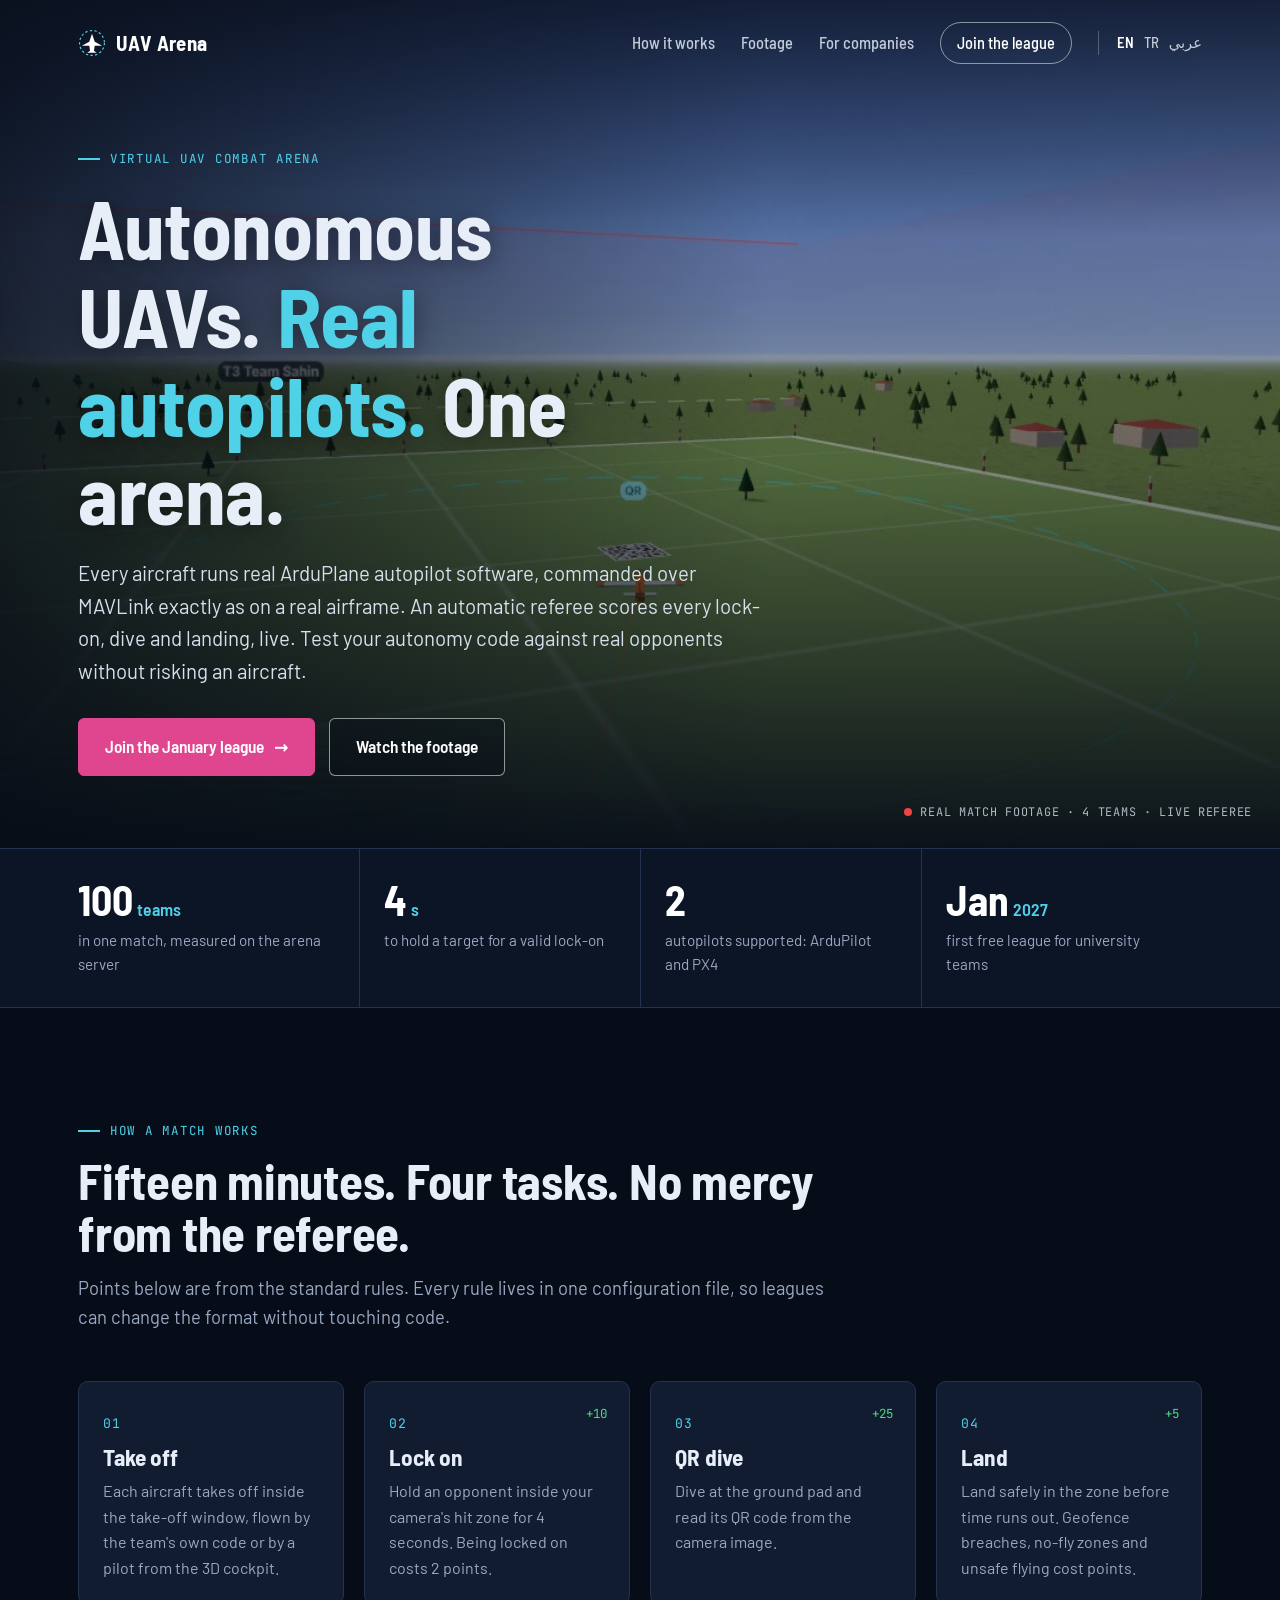
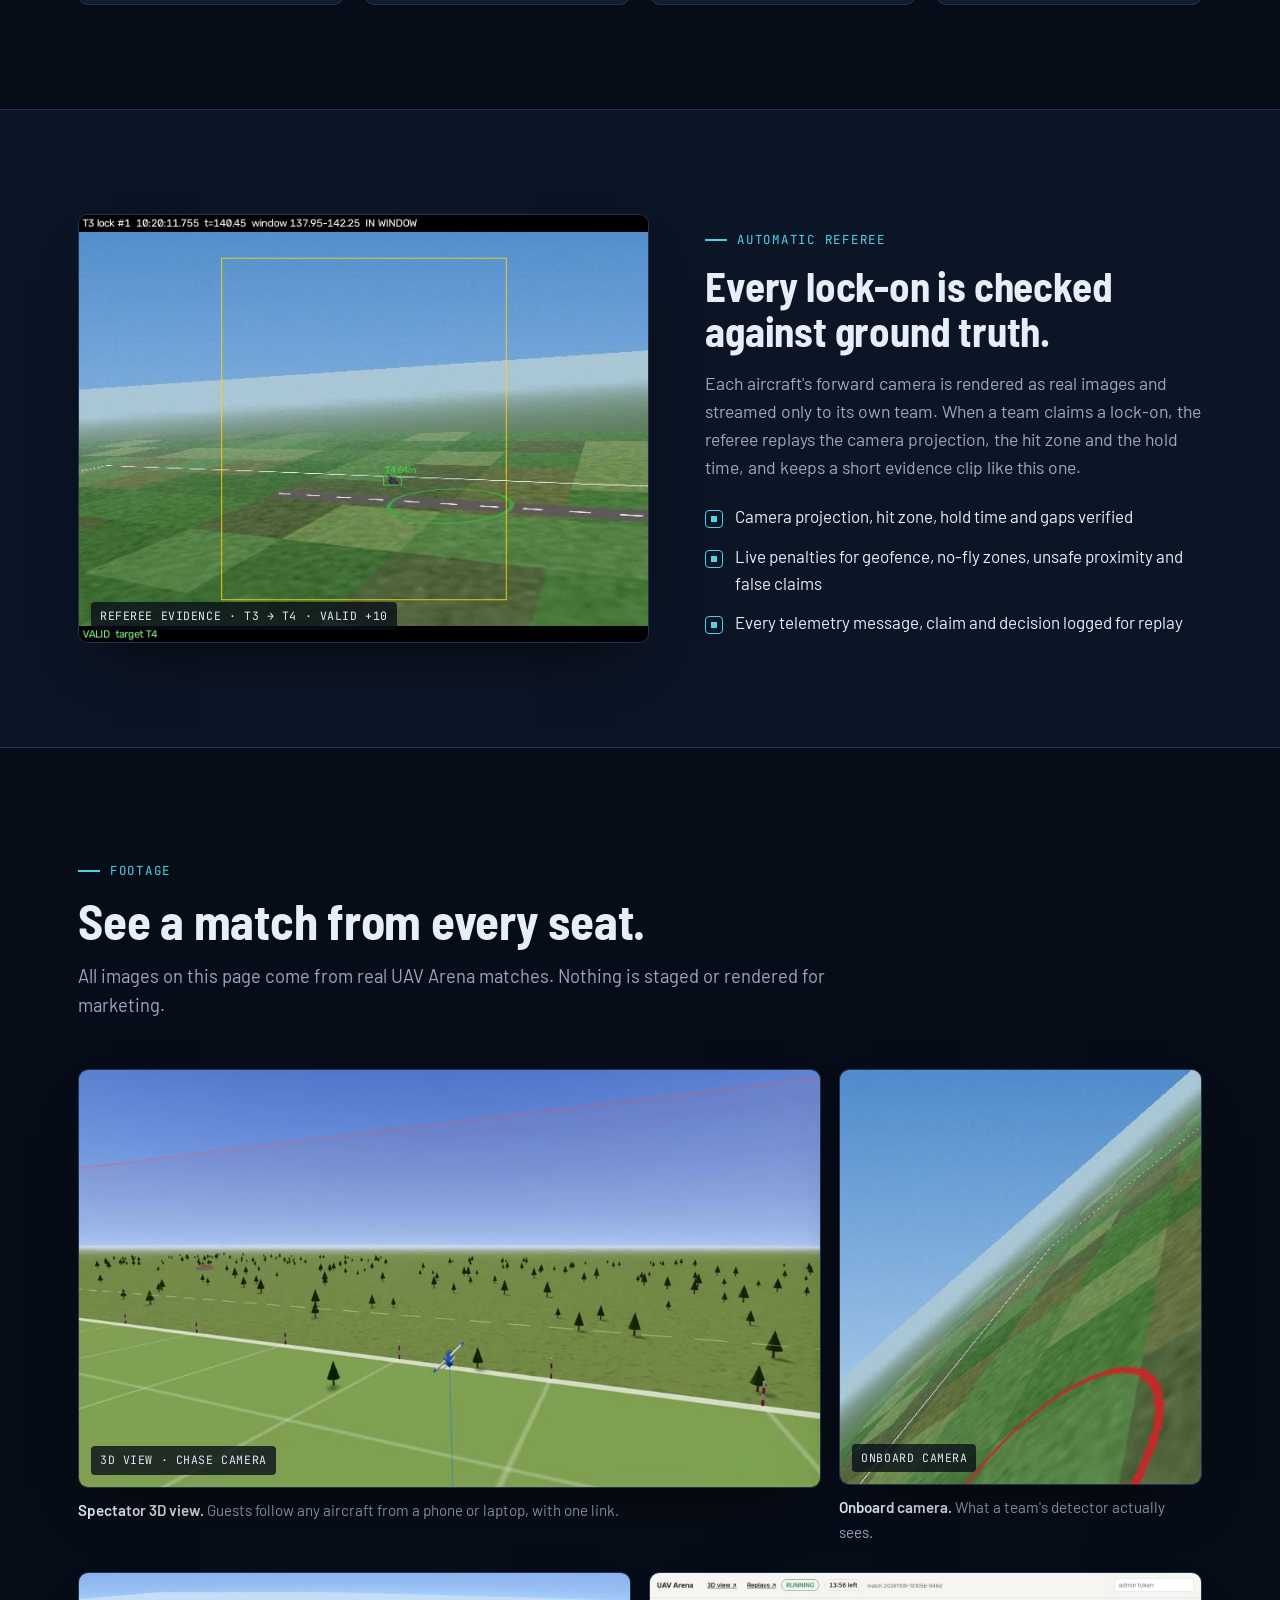
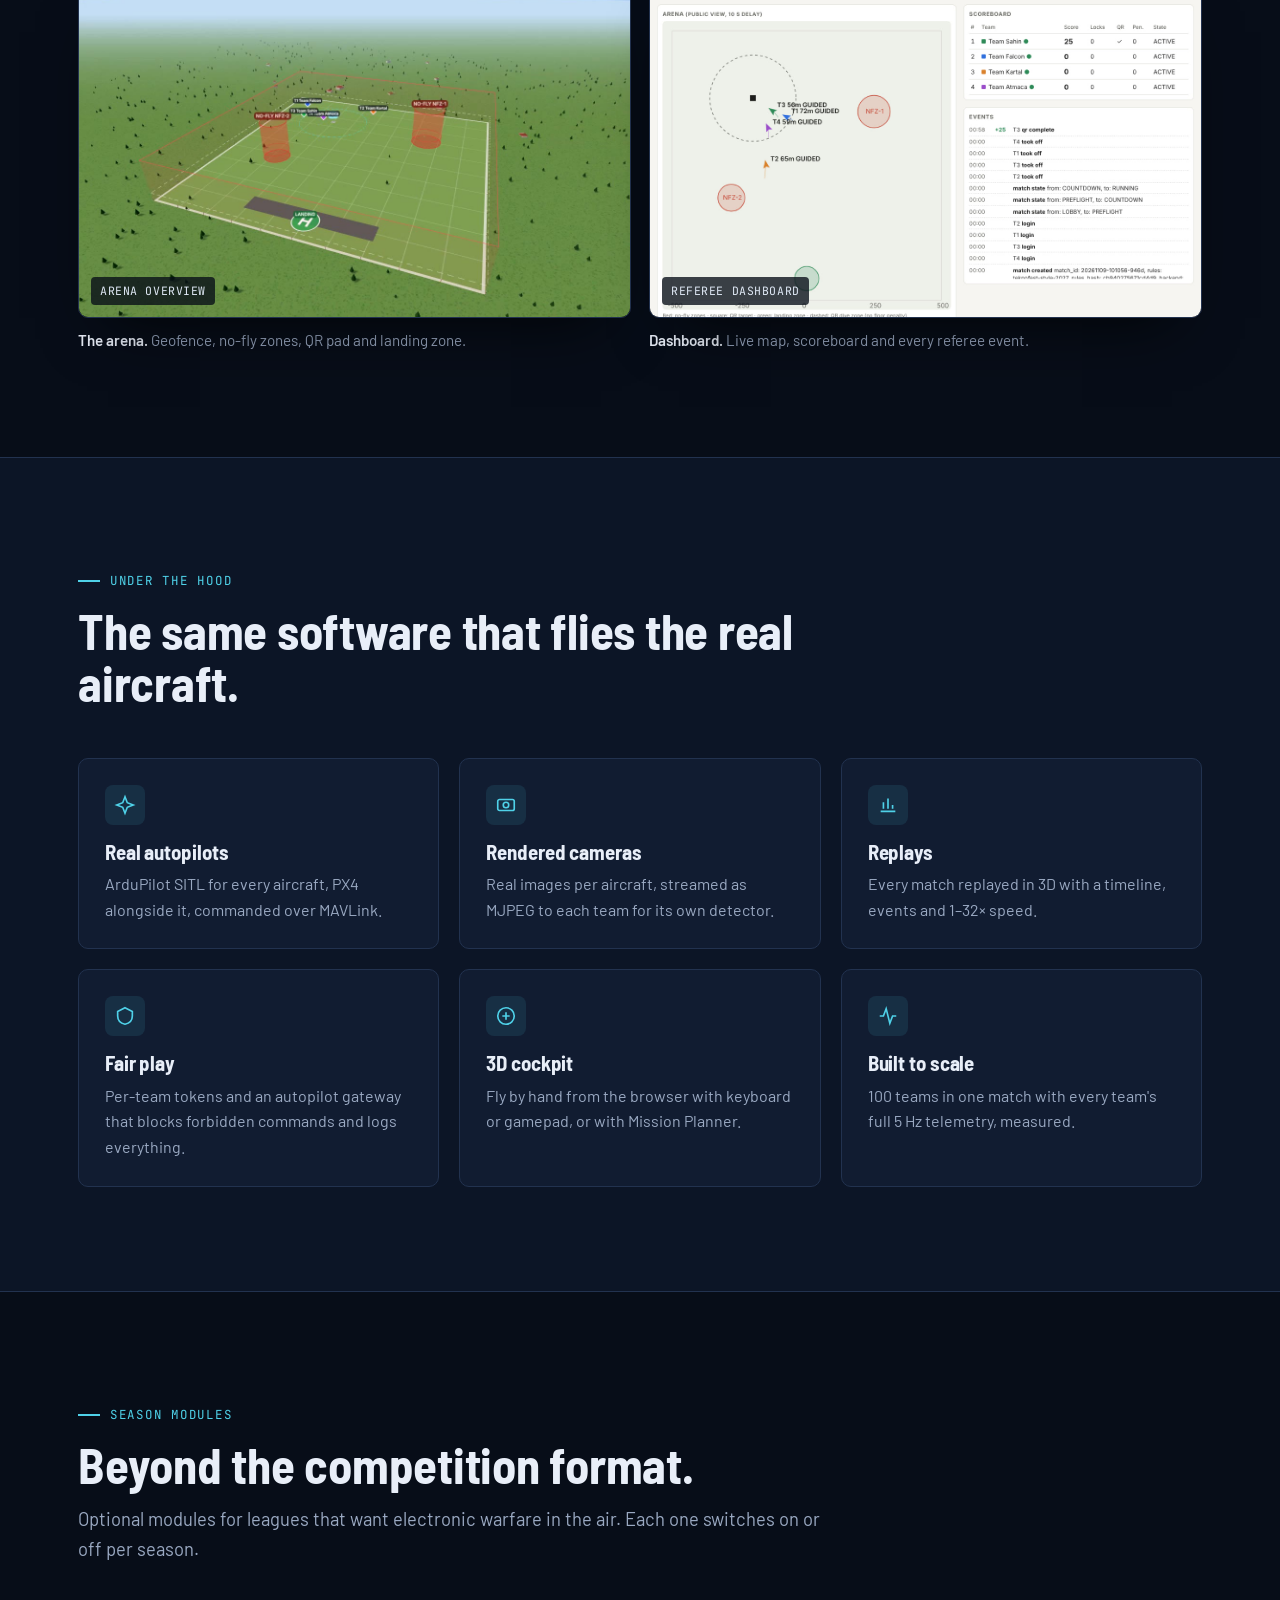
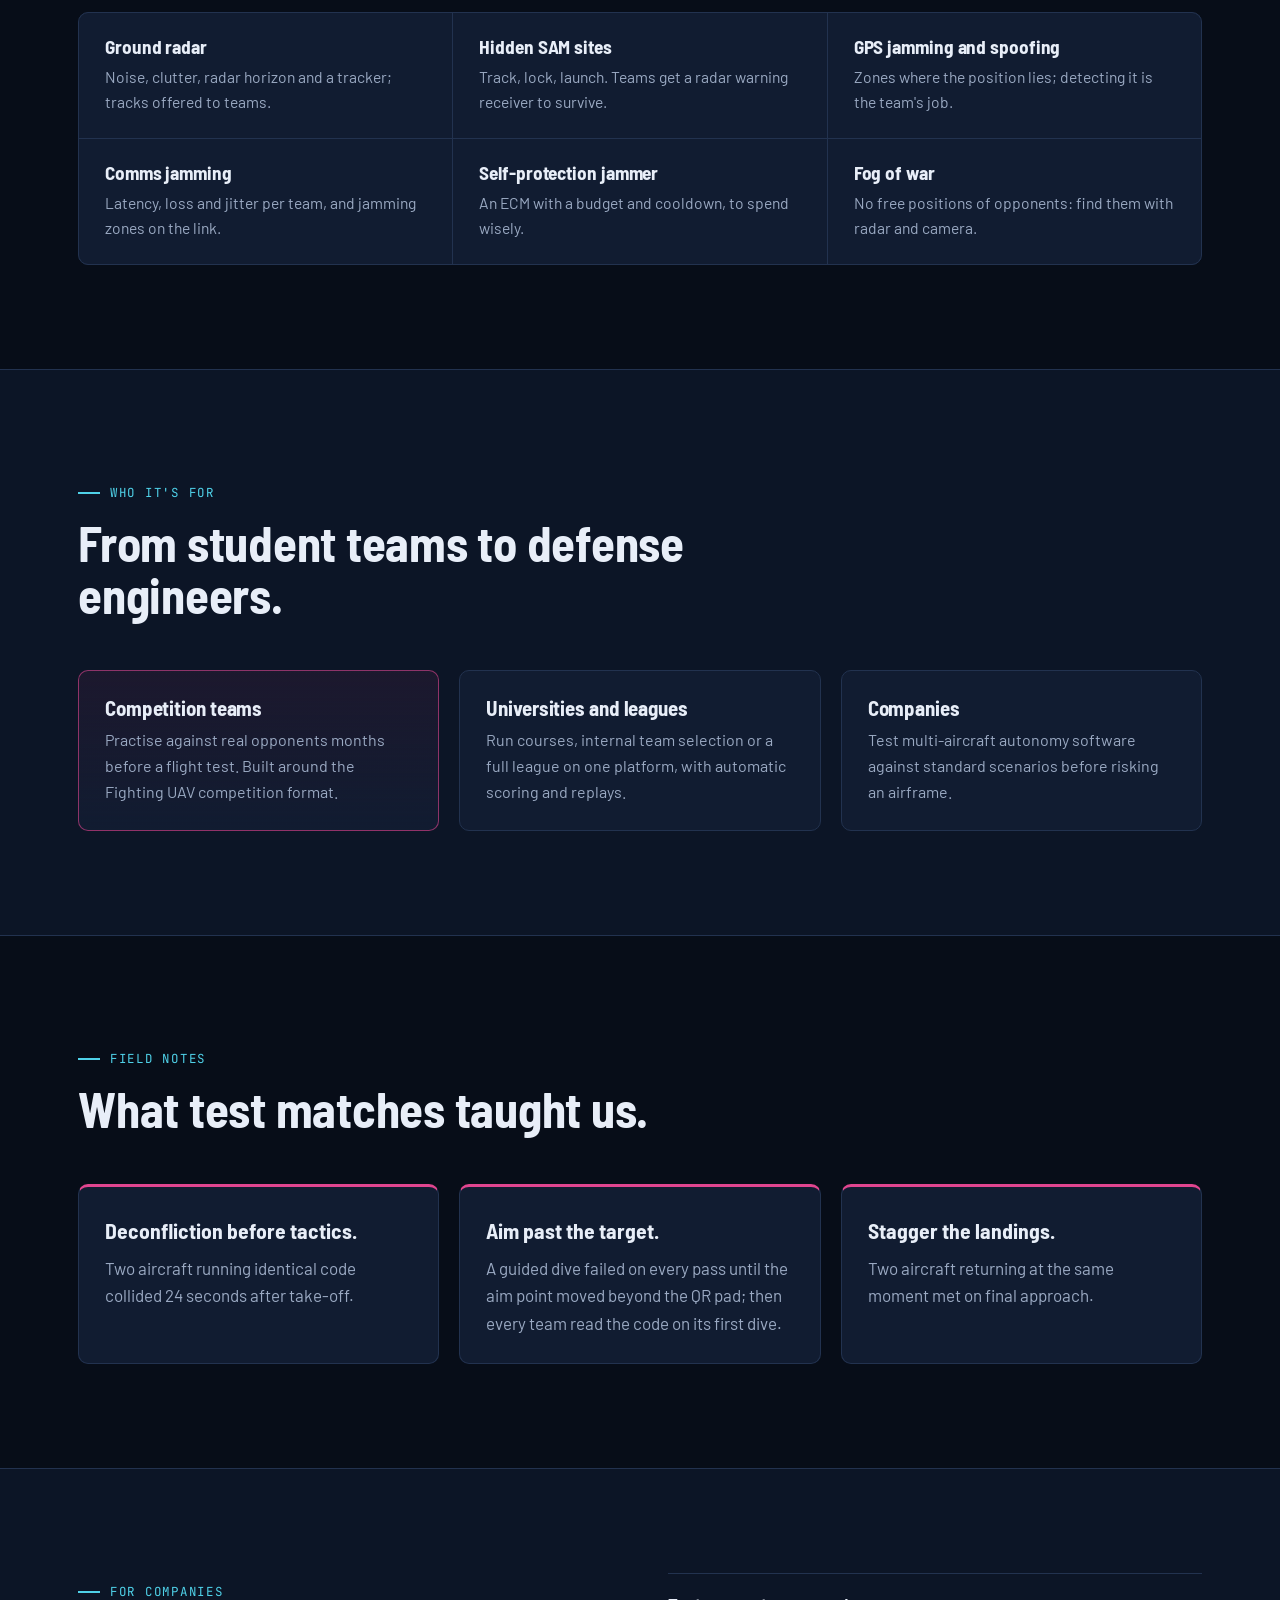
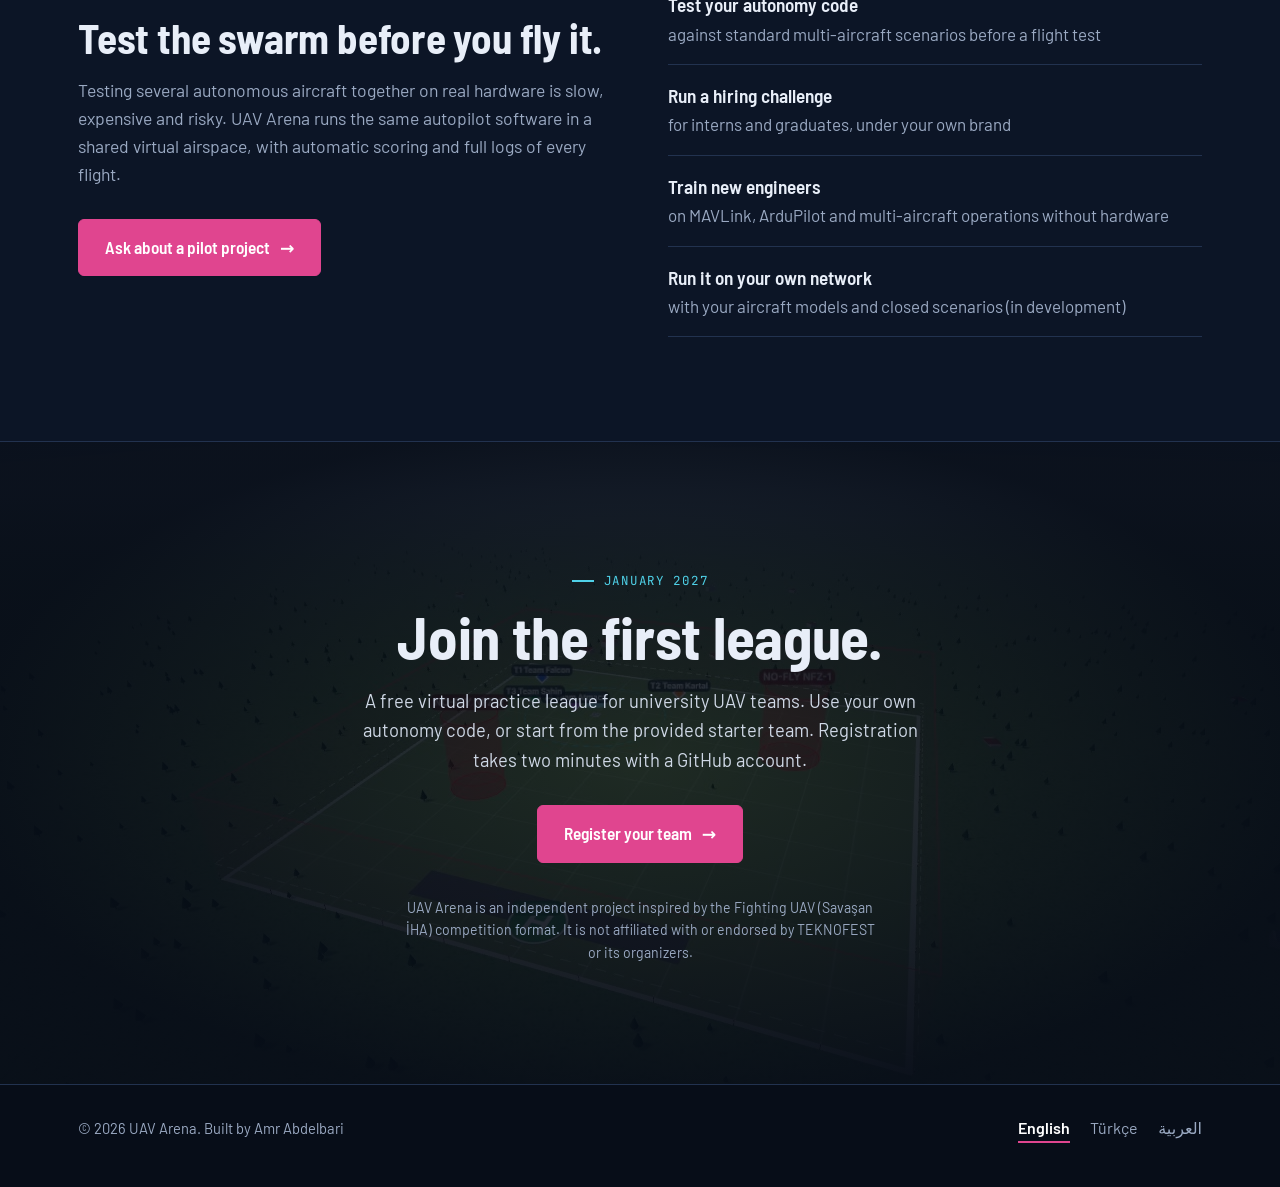
<file: index.html>
<!doctype html>
<html lang="en">
<head>
<meta charset="utf-8">
<meta name="viewport" content="width=device-width, initial-scale=1">
<title>UAV Arena — autonomous UAVs compete on real autopilots</title>
<meta name="description" content="UAV Arena is a virtual competition platform where autonomous fixed-wing UAVs fly on real ArduPilot autopilots and an automatic referee scores lock-ons, a QR dive, no-fly zones and landing.">
<link rel="preconnect" href="https://fonts.googleapis.com">
<link rel="preconnect" href="https://fonts.gstatic.com" crossorigin>
<link href="https://fonts.googleapis.com/css2?family=Barlow:wght@400;500;600&family=Barlow+Semi+Condensed:wght@500;600;700&family=JetBrains+Mono:wght@400;500&display=swap" rel="stylesheet">
<link rel="stylesheet" href="assets/v2.css">
<link rel="icon" href="assets/favicon.svg" type="image/svg+xml">
<link rel="alternate" hreflang="en" href="https://uavarena.github.io/">
<link rel="alternate" hreflang="tr" href="https://uavarena.github.io/tr/">
<link rel="alternate" hreflang="ar" href="https://uavarena.github.io/ar/">
<link rel="alternate" hreflang="x-default" href="https://uavarena.github.io/">
<meta property="og:title" content="UAV Arena — autonomous UAVs compete on real autopilots">
<meta property="og:description" content="A virtual arena where autonomous fixed-wing UAVs fly on real ArduPilot autopilots and an automatic referee scores every lock-on, dive and landing. Free practice league for university teams from January 2027.">
<meta property="og:image" content="https://uavarena.github.io/assets/media/hero-poster.jpg">
<meta property="og:type" content="website">
<meta name="twitter:card" content="summary_large_image">
</head>
<body>

<header class="top">
  <div class="wrap">
    <a class="brand" href="./">
      <svg viewBox="-18 -18 36 36" aria-hidden="true"><circle r="16" fill="none" stroke="#4fd1e8" stroke-width="1.5" stroke-dasharray="3 3"/><path d="M0 -12 L3.5 -1.5 L13 3.5 L3.5 3.5 L2.5 10 L6 12.5 L-6 12.5 L-2.5 10 L-3.5 3.5 L-13 3.5 L-3.5 -1.5 Z" fill="#fff"/></svg>
      UAV Arena
    </a>
    <nav aria-label="Main">
      <a class="hide-m" href="#match">How it works</a>
      <a class="hide-m" href="#footage">Footage</a>
      <a class="hide-m" href="#companies">For companies</a>
      <a class="cta" href="#join">Join the league</a>
      <span class="lang-mini"><span aria-current="page">EN</span><a href="tr/" hreflang="tr" lang="tr">TR</a><a href="ar/" hreflang="ar" lang="ar">عربي</a></span>
    </nav>
  </div>
</header>

<main>
  <div class="hero">
    <img class="poster" src="assets/media/hero-poster.jpg" alt="">
    <video autoplay muted loop playsinline preload="auto" poster="assets/media/hero-poster.jpg" aria-hidden="true">
      <source src="assets/media/hero.mp4" type="video/mp4">
    </video>
    <div class="wrap">
      <div class="eyebrow">Virtual UAV combat arena</div>
      <h1>Autonomous UAVs. <em>Real autopilots.</em> One arena.</h1>
      <p class="lede">Every aircraft runs real ArduPlane autopilot software, commanded over MAVLink exactly as on a real airframe. An automatic referee scores every lock-on, dive and landing, live. Test your autonomy code against real opponents without risking an aircraft.</p>
      <div class="actions">
        <a class="btn primary" href="#join">Join the January league <span class="arrow">→</span></a>
        <a class="btn" href="#footage">Watch the footage</a>
      </div>
    </div>
    <div class="footage-tag"><span class="dot"></span>REAL MATCH FOOTAGE · 4 TEAMS · LIVE REFEREE</div>
  </div>

  <div class="stats">
    <div class="wrap">
      <div class="stat"><b>100<small>teams</small></b><span>in one match, measured on the arena server</span></div>
      <div class="stat"><b>4<small>s</small></b><span>to hold a target for a valid lock-on</span></div>
      <div class="stat"><b>2</b><span>autopilots supported: ArduPilot and PX4</span></div>
      <div class="stat"><b>Jan<small>2027</small></b><span>first free league for university teams</span></div>
    </div>
  </div>

  <section id="match">
    <div class="wrap">
      <div class="head reveal">
        <div class="eyebrow">How a match works</div>
        <h2>Fifteen minutes. Four tasks. No mercy from the referee.</h2>
        <p>Points below are from the standard rules. Every rule lives in one configuration file, so leagues can change the format without touching code.</p>
      </div>
      <div class="steps">
        <div class="step reveal"><h3>Take off</h3><p>Each aircraft takes off inside the take-off window, flown by the team's own code or by a pilot from the 3D cockpit.</p></div>
        <div class="step reveal"><span class="pts">+10</span><h3>Lock on</h3><p>Hold an opponent inside your camera's hit zone for 4 seconds. Being locked on costs 2 points.</p></div>
        <div class="step reveal"><span class="pts">+25</span><h3>QR dive</h3><p>Dive at the ground pad and read its QR code from the camera image.</p></div>
        <div class="step reveal"><span class="pts">+5</span><h3>Land</h3><p>Land safely in the zone before time runs out. Geofence breaches, no-fly zones and unsafe flying cost points.</p></div>
      </div>
    </div>
  </section>

  <section class="alt" id="referee">
    <div class="wrap feature">
      <div class="media reveal">
        <video autoplay muted loop playsinline preload="metadata" poster="assets/media/lockon-poster.jpg" aria-label="Lock-on evidence clip: Team Sahin holds Team Atmaca inside the yellow hit zone; the referee marks it valid">
          <source src="assets/media/lockon.mp4" type="video/mp4">
        </video>
        <span class="cap">REFEREE EVIDENCE · T3 → T4 · VALID +10</span>
      </div>
      <div class="reveal">
        <div class="eyebrow">Automatic referee</div>
        <h2>Every lock-on is checked against ground truth.</h2>
        <p>Each aircraft's forward camera is rendered as real images and streamed only to its own team. When a team claims a lock-on, the referee replays the camera projection, the hit zone and the hold time, and keeps a short evidence clip like this one.</p>
        <ul class="checks">
          <li>Camera projection, hit zone, hold time and gaps verified</li>
          <li>Live penalties for geofence, no-fly zones, unsafe proximity and false claims</li>
          <li>Every telemetry message, claim and decision logged for replay</li>
        </ul>
      </div>
    </div>
  </section>

  <section id="footage">
    <div class="wrap">
      <div class="head reveal">
        <div class="eyebrow">Footage</div>
        <h2>See a match from every seat.</h2>
        <p>All images on this page come from real UAV Arena matches. Nothing is staged or rendered for marketing.</p>
      </div>
      <div class="gallery">
        <figure class="wide reveal">
          <div class="media"><video autoplay muted loop playsinline preload="metadata" poster="assets/media/chase-poster.jpg"><source src="assets/media/chase.mp4" type="video/mp4"></video><span class="cap">3D VIEW · CHASE CAMERA</span></div>
          <figcaption><b>Spectator 3D view.</b> Guests follow any aircraft from a phone or laptop, with one link.</figcaption>
        </figure>
        <figure class="narrow reveal">
          <div class="media"><img src="assets/media/onboard-camera.jpg" alt="An aircraft's onboard camera image: sky, horizon and the red ring of the QR dive zone on the ground" loading="lazy"><span class="cap">ONBOARD CAMERA</span></div>
          <figcaption><b>Onboard camera.</b> What a team's detector actually sees.</figcaption>
        </figure>
        <figure class="reveal">
          <div class="media"><img src="assets/media/arena-overview.jpg" alt="Overview of the arena in 3D: the geofence, two red no-fly zone cylinders, the runway and four aircraft" loading="lazy"><span class="cap">ARENA OVERVIEW</span></div>
          <figcaption><b>The arena.</b> Geofence, no-fly zones, QR pad and landing zone.</figcaption>
        </figure>
        <figure class="reveal">
          <div class="media"><img src="assets/media/dashboard.jpg" alt="Web dashboard: arena map with four aircraft, scoreboard and event log" loading="lazy"><span class="cap">REFEREE DASHBOARD</span></div>
          <figcaption><b>Dashboard.</b> Live map, scoreboard and every referee event.</figcaption>
        </figure>
      </div>
    </div>
  </section>

  <section class="alt">
    <div class="wrap">
      <div class="head reveal">
        <div class="eyebrow">Under the hood</div>
        <h2>The same software that flies the real aircraft.</h2>
      </div>
      <div class="grid3">
        <div class="card reveal"><div class="ico"><svg viewBox="0 0 24 24" fill="none" stroke="currentColor" stroke-width="1.8"><path d="M12 3l2.5 6.5L21 12l-6.5 2.5L12 21l-2.5-6.5L3 12l6.5-2.5z"/></svg></div><h3>Real autopilots</h3><p>ArduPilot SITL for every aircraft, PX4 alongside it, commanded over MAVLink.</p></div>
        <div class="card reveal"><div class="ico"><svg viewBox="0 0 24 24" fill="none" stroke="currentColor" stroke-width="1.8"><rect x="3" y="6" width="18" height="12" rx="2"/><circle cx="12" cy="12" r="3"/></svg></div><h3>Rendered cameras</h3><p>Real images per aircraft, streamed as MJPEG to each team for its own detector.</p></div>
        <div class="card reveal"><div class="ico"><svg viewBox="0 0 24 24" fill="none" stroke="currentColor" stroke-width="1.8"><path d="M4 19h16M7 16V9m5 7V5m5 11v-4"/></svg></div><h3>Replays</h3><p>Every match replayed in 3D with a timeline, events and 1–32× speed.</p></div>
        <div class="card reveal"><div class="ico"><svg viewBox="0 0 24 24" fill="none" stroke="currentColor" stroke-width="1.8"><path d="M12 3l8 4v5c0 5-3.5 8-8 9-4.5-1-8-4-8-9V7z"/></svg></div><h3>Fair play</h3><p>Per-team tokens and an autopilot gateway that blocks forbidden commands and logs everything.</p></div>
        <div class="card reveal"><div class="ico"><svg viewBox="0 0 24 24" fill="none" stroke="currentColor" stroke-width="1.8"><circle cx="12" cy="12" r="9"/><path d="M8 12h8M12 8v8"/></svg></div><h3>3D cockpit</h3><p>Fly by hand from the browser with keyboard or gamepad, or with Mission Planner.</p></div>
        <div class="card reveal"><div class="ico"><svg viewBox="0 0 24 24" fill="none" stroke="currentColor" stroke-width="1.8"><path d="M3 12h4l3-8 4 16 3-8h4"/></svg></div><h3>Built to scale</h3><p>100 teams in one match with every team's full 5 Hz telemetry, measured.</p></div>
      </div>
    </div>
  </section>

  <section id="modules">
    <div class="wrap">
      <div class="head reveal">
        <div class="eyebrow">Season modules</div>
        <h2>Beyond the competition format.</h2>
        <p>Optional modules for leagues that want electronic warfare in the air. Each one switches on or off per season.</p>
      </div>
      <div class="modules reveal">
        <div><h3>Ground radar</h3><p>Noise, clutter, radar horizon and a tracker; tracks offered to teams.</p></div>
        <div><h3>Hidden SAM sites</h3><p>Track, lock, launch. Teams get a radar warning receiver to survive.</p></div>
        <div><h3>GPS jamming and spoofing</h3><p>Zones where the position lies; detecting it is the team's job.</p></div>
        <div><h3>Comms jamming</h3><p>Latency, loss and jitter per team, and jamming zones on the link.</p></div>
        <div><h3>Self-protection jammer</h3><p>An ECM with a budget and cooldown, to spend wisely.</p></div>
        <div><h3>Fog of war</h3><p>No free positions of opponents: find them with radar and camera.</p></div>
      </div>
    </div>
  </section>

  <section class="alt" id="uses">
    <div class="wrap">
      <div class="head reveal">
        <div class="eyebrow">Who it's for</div>
        <h2>From student teams to defense engineers.</h2>
      </div>
      <div class="grid3">
        <div class="card hl reveal"><h3>Competition teams</h3><p>Practise against real opponents months before a flight test. Built around the Fighting UAV competition format.</p></div>
        <div class="card reveal"><h3>Universities and leagues</h3><p>Run courses, internal team selection or a full league on one platform, with automatic scoring and replays.</p></div>
        <div class="card reveal"><h3>Companies</h3><p>Test multi-aircraft autonomy software against standard scenarios before risking an airframe.</p></div>
      </div>
    </div>
  </section>

  <section id="lessons">
    <div class="wrap">
      <div class="head reveal">
        <div class="eyebrow">Field notes</div>
        <h2>What test matches taught us.</h2>
      </div>
      <div class="lessons">
        <blockquote class="reveal"><strong>Deconfliction before tactics.</strong><p>Two aircraft running identical code collided 24 seconds after take-off.</p></blockquote>
        <blockquote class="reveal"><strong>Aim past the target.</strong><p>A guided dive failed on every pass until the aim point moved beyond the QR pad; then every team read the code on its first dive.</p></blockquote>
        <blockquote class="reveal"><strong>Stagger the landings.</strong><p>Two aircraft returning at the same moment met on final approach.</p></blockquote>
      </div>
    </div>
  </section>

  <section class="alt" id="companies">
    <div class="wrap company">
      <div class="reveal">
        <div class="eyebrow">For companies</div>
        <h2 style="font-size:clamp(1.9rem,3.2vw,2.7rem)">Test the swarm before you fly it.</h2>
        <p style="color:var(--muted);font-size:1.1rem;margin-top:16px">Testing several autonomous aircraft together on real hardware is slow, expensive and risky. UAV Arena runs the same autopilot software in a shared virtual airspace, with automatic scoring and full logs of every flight.</p>
        <div class="actions"><a class="btn primary" href="https://github.com/uavarena/uavarena.github.io/issues/new?template=company-inquiry.yml">Ask about a pilot project <span class="arrow">→</span></a></div>
      </div>
      <ul class="reveal">
        <li><strong>Test your autonomy code</strong>against standard multi-aircraft scenarios before a flight test</li>
        <li><strong>Run a hiring challenge</strong>for interns and graduates, under your own brand</li>
        <li><strong>Train new engineers</strong>on MAVLink, ArduPilot and multi-aircraft operations without hardware</li>
        <li><strong>Run it on your own network</strong>with your aircraft models and closed scenarios (in development)</li>
      </ul>
    </div>
  </section>

  <section class="join" id="join">
    <img src="assets/media/arena-overview.jpg" alt="" loading="lazy">
    <div class="wrap reveal">
      <div class="eyebrow">January 2027</div>
      <h2>Join the first league.</h2>
      <p>A free virtual practice league for university UAV teams. Use your own autonomy code, or start from the provided starter team. Registration takes two minutes with a GitHub account.</p>
      <div class="actions"><a class="btn primary" href="https://github.com/uavarena/uavarena.github.io/issues/new?template=register-team.yml">Register your team <span class="arrow">→</span></a></div>
      <p class="note">UAV Arena is an independent project inspired by the Fighting UAV (Savaşan İHA) competition format. It is not affiliated with or endorsed by TEKNOFEST or its organizers.</p>
    </div>
  </section>
</main>

<footer><div class="wrap"><span>© 2026 UAV Arena. Built by Amr Abdelbari</span><nav class="langs" aria-label="Language"><span lang="en" dir="ltr" aria-current="page">English</span><a href="tr/" hreflang="tr" lang="tr" dir="ltr">Türkçe</a><a href="ar/" hreflang="ar" lang="ar" dir="rtl">العربية</a></nav></div></footer>

<script>
  // fade sections in as they scroll into view
  const io = new IntersectionObserver(es => es.forEach(e => { if (e.isIntersecting) { e.target.classList.add('in'); io.unobserve(e.target); } }), { rootMargin: '0px 0px -8% 0px' });
  document.querySelectorAll('.reveal').forEach(el => io.observe(el));
</script>
</body>
</html>
</file>
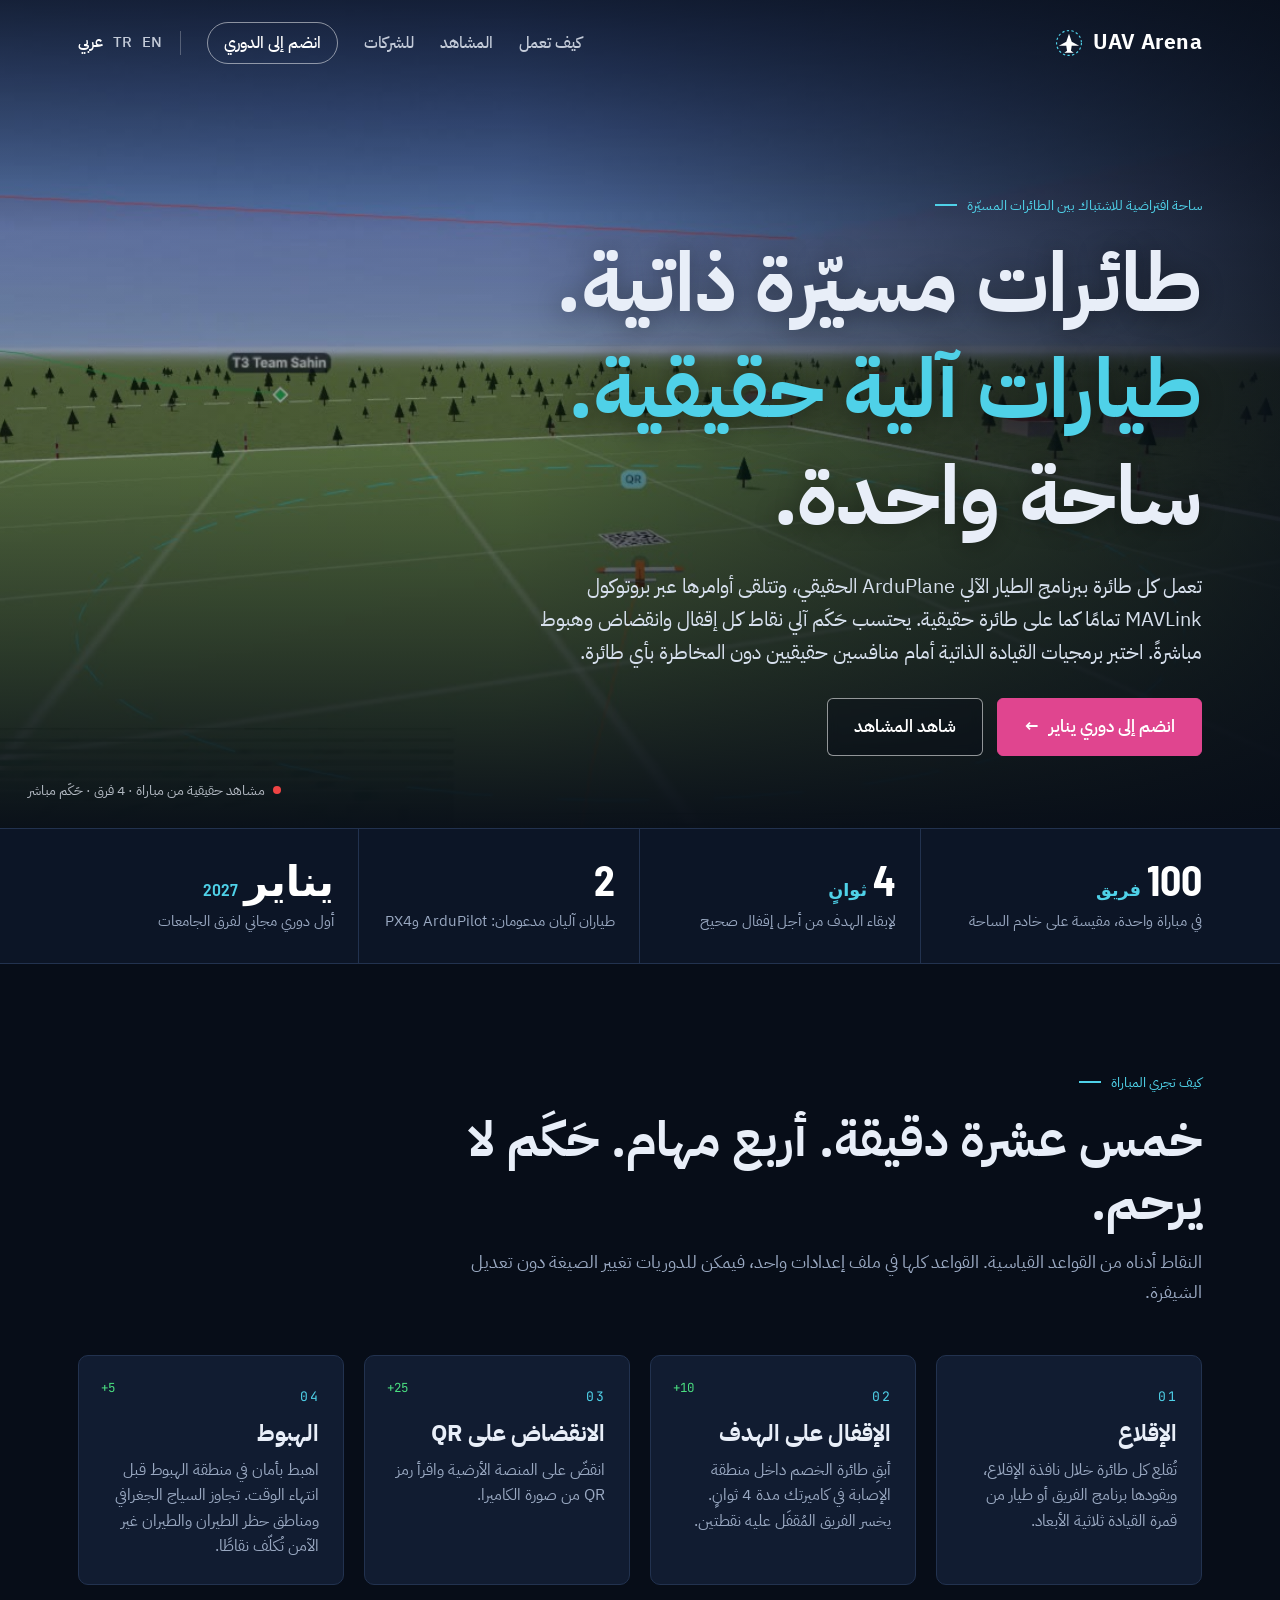
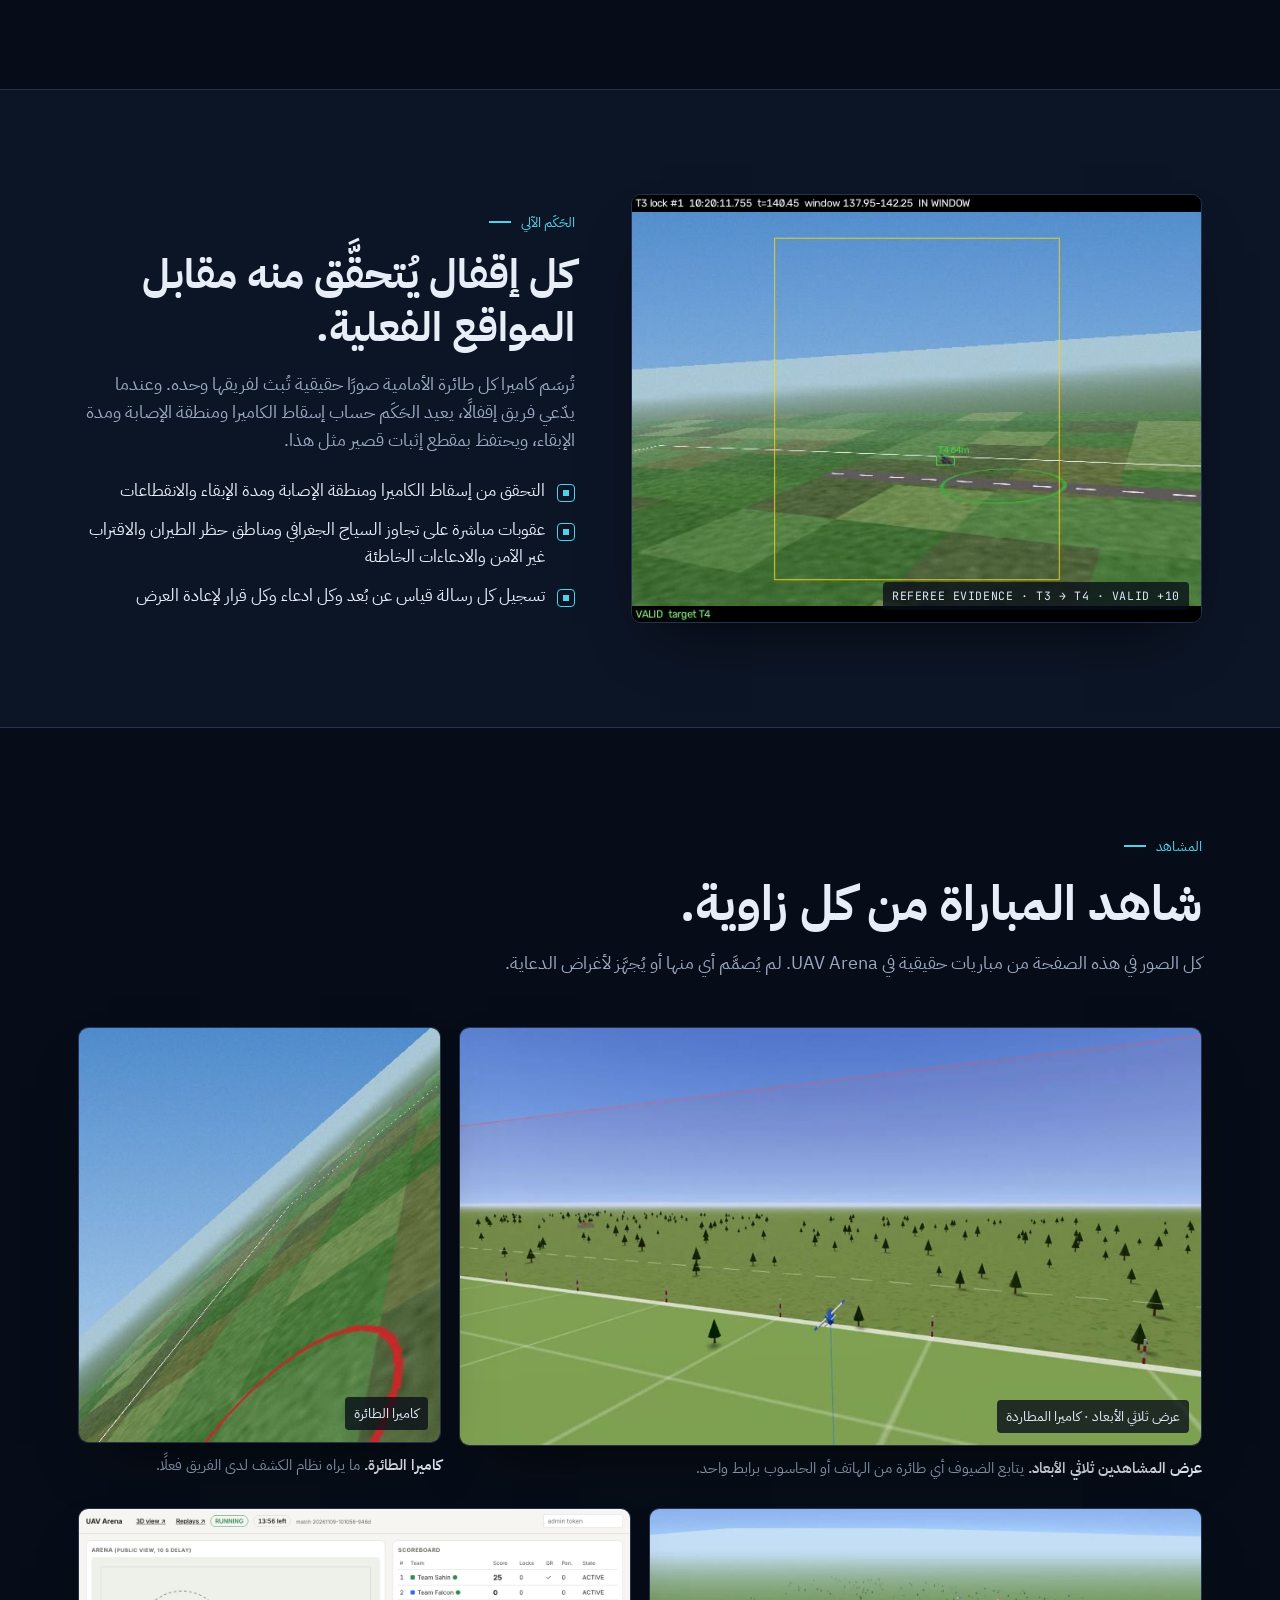
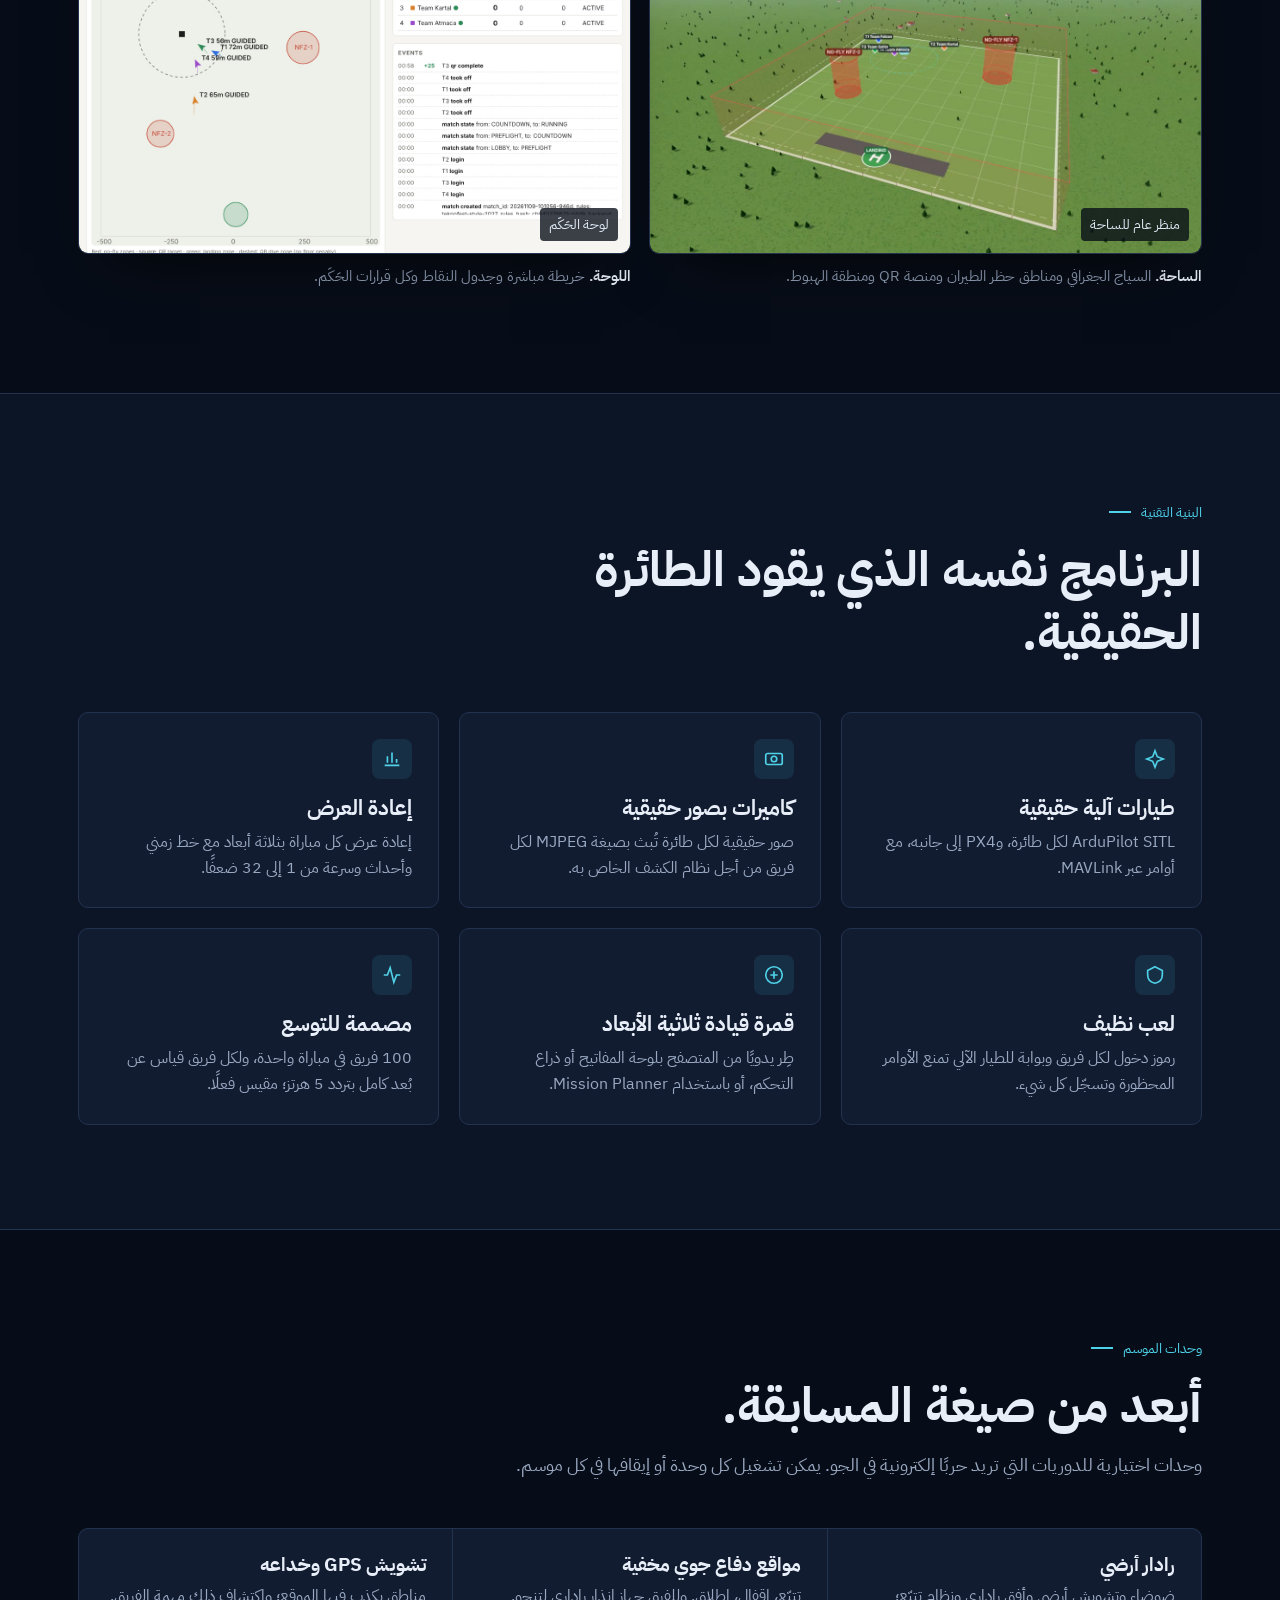
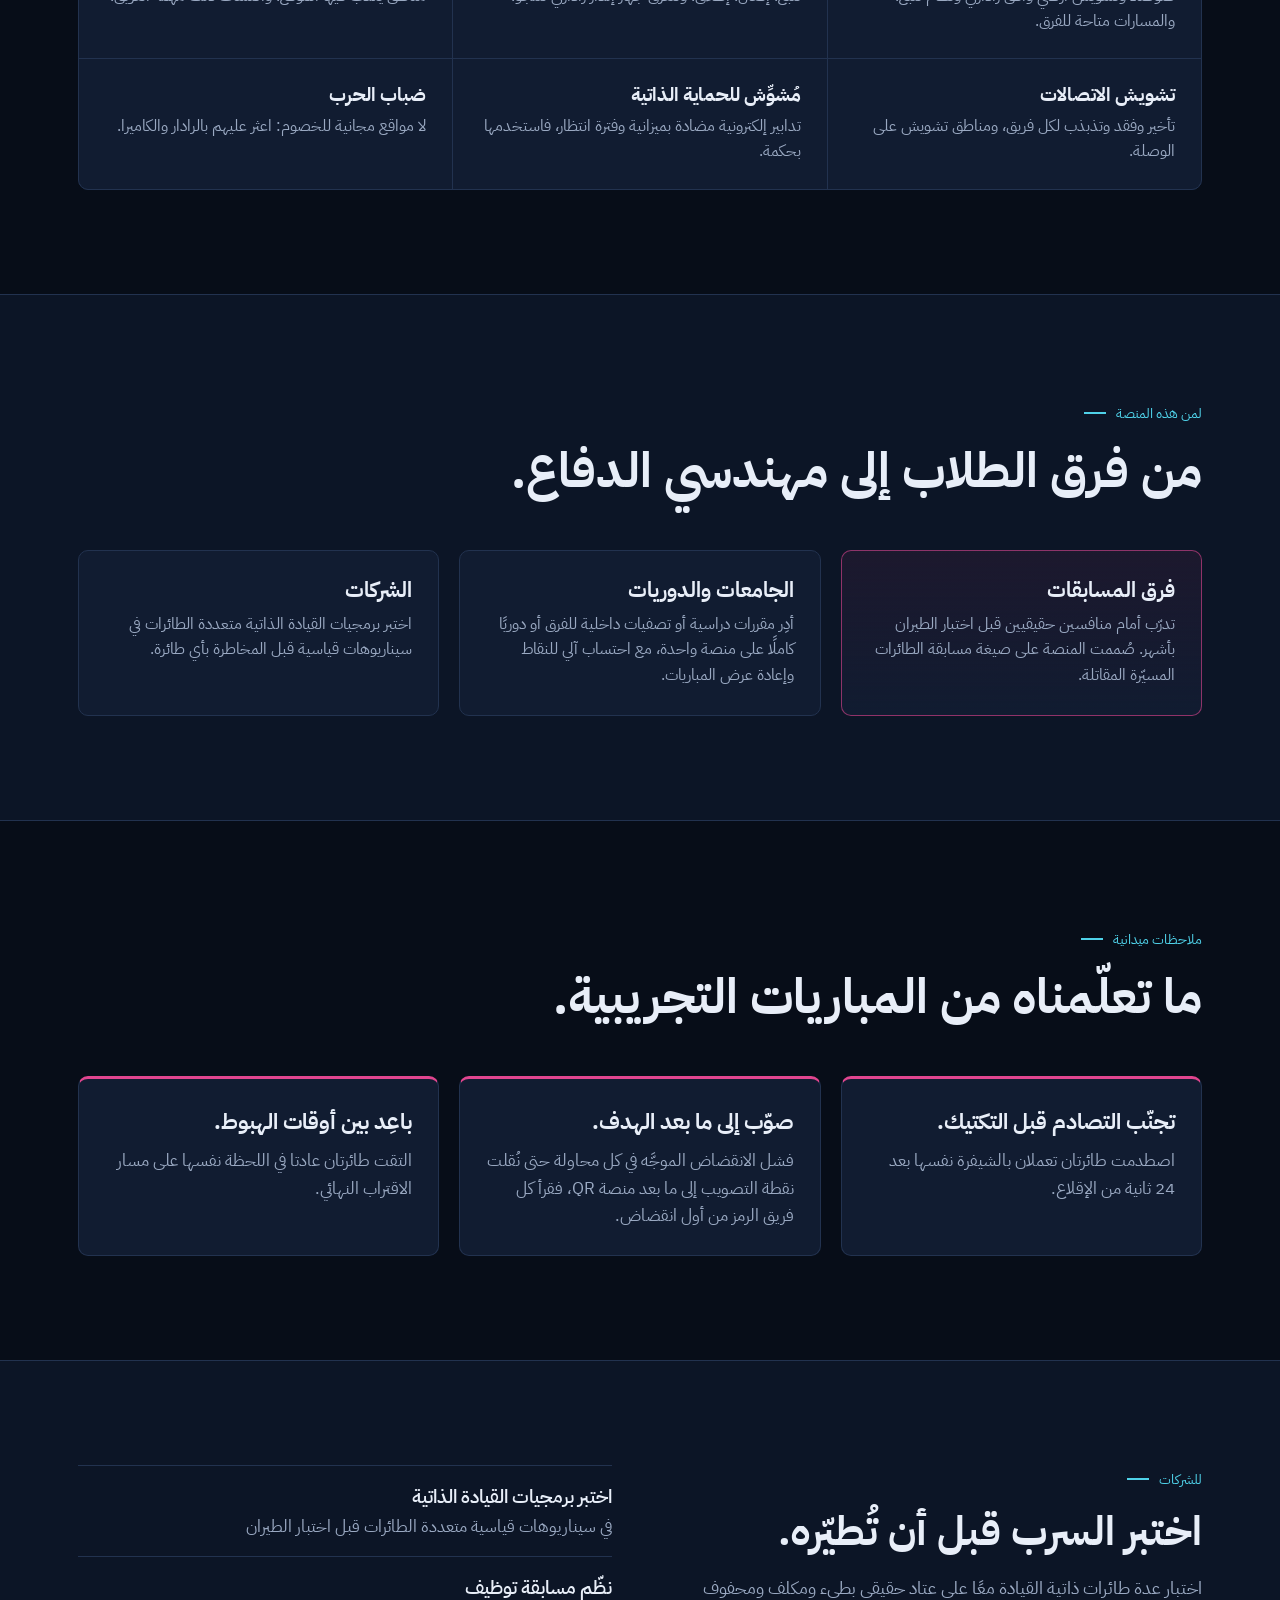
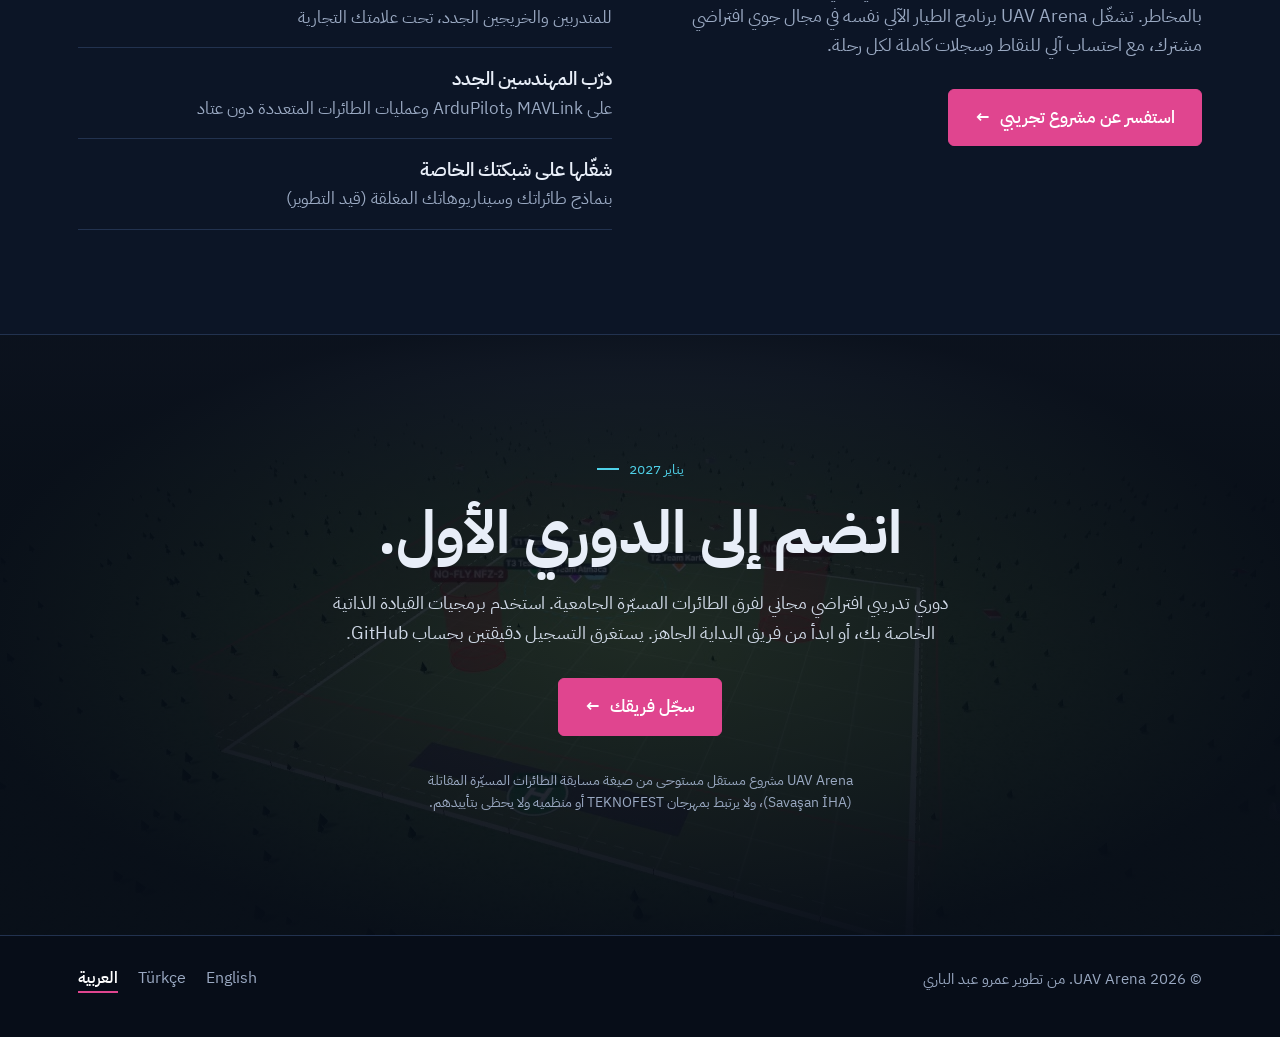
<file: ar/index.html>
<!doctype html>
<html lang="ar" dir="rtl">
<head>
<meta charset="utf-8">
<meta name="viewport" content="width=device-width, initial-scale=1">
<title>UAV Arena — طائرات مسيّرة ذاتية القيادة تتنافس بطيارات آلية حقيقية</title>
<meta name="description" content="UAV Arena منصة مسابقات افتراضية تطير فيها طائرات مسيّرة ذاتية القيادة ثابتة الجناح بطيارات آلية ArduPilot حقيقية، ويحتسب فيها حَكَم آلي نقاط الإقفال على الهدف والانقضاض على رمز QR ومناطق حظر الطيران والهبوط.">
<link rel="preconnect" href="https://fonts.googleapis.com">
<link rel="preconnect" href="https://fonts.gstatic.com" crossorigin>
<link href="https://fonts.googleapis.com/css2?family=Barlow:wght@400;500;600&family=Barlow+Semi+Condensed:wght@500;600;700&family=IBM+Plex+Sans+Arabic:wght@400;500;600;700&family=JetBrains+Mono:wght@400;500&display=swap" rel="stylesheet">
<link rel="stylesheet" href="../assets/v2.css">
<link rel="icon" href="../assets/favicon.svg" type="image/svg+xml">
<link rel="alternate" hreflang="en" href="https://uavarena.github.io/">
<link rel="alternate" hreflang="tr" href="https://uavarena.github.io/tr/">
<link rel="alternate" hreflang="ar" href="https://uavarena.github.io/ar/">
<link rel="alternate" hreflang="x-default" href="https://uavarena.github.io/">
<meta property="og:title" content="UAV Arena — طائرات مسيّرة ذاتية القيادة تتنافس بطيارات آلية حقيقية">
<meta property="og:description" content="ساحة افتراضية تطير فيها طائرات مسيّرة ذاتية القيادة بطيارات آلية ArduPilot حقيقية، ويحتسب حَكَم آلي كل إقفال وانقضاض وهبوط. دوري تدريبي مجاني لفرق الجامعات يبدأ في يناير 2027.">
<meta property="og:image" content="https://uavarena.github.io/assets/media/hero-poster.jpg">
<meta property="og:type" content="website">
<meta property="og:locale" content="ar_AR">
<meta name="twitter:card" content="summary_large_image">
</head>
<body>

<header class="top">
  <div class="wrap">
    <a class="brand" href="./" lang="en" dir="ltr">
      <svg viewBox="-18 -18 36 36" aria-hidden="true"><circle r="16" fill="none" stroke="#4fd1e8" stroke-width="1.5" stroke-dasharray="3 3"/><path d="M0 -12 L3.5 -1.5 L13 3.5 L3.5 3.5 L2.5 10 L6 12.5 L-6 12.5 L-2.5 10 L-3.5 3.5 L-13 3.5 L-3.5 -1.5 Z" fill="#fff"/></svg>
      UAV Arena
    </a>
    <nav aria-label="القائمة الرئيسية">
      <a class="hide-m" href="#match">كيف تعمل</a>
      <a class="hide-m" href="#footage">المشاهد</a>
      <a class="hide-m" href="#companies">للشركات</a>
      <a class="cta" href="#join">انضم إلى الدوري</a>
      <span class="lang-mini"><a href="../" hreflang="en" lang="en">EN</a><a href="../tr/" hreflang="tr" lang="tr">TR</a><span aria-current="page">عربي</span></span>
    </nav>
  </div>
</header>

<main>
  <div class="hero">
    <img class="poster" src="../assets/media/hero-poster.jpg" alt="">
    <video autoplay muted loop playsinline preload="auto" poster="../assets/media/hero-poster.jpg" aria-hidden="true">
      <source src="../assets/media/hero.mp4" type="video/mp4">
    </video>
    <div class="wrap">
      <div class="eyebrow">ساحة افتراضية للاشتباك بين الطائرات المسيّرة</div>
      <h1>طائرات مسيّرة ذاتية. <em>طيارات آلية حقيقية.</em> ساحة واحدة.</h1>
      <p class="lede">تعمل كل طائرة ببرنامج الطيار الآلي ArduPlane الحقيقي، وتتلقى أوامرها عبر بروتوكول MAVLink تمامًا كما على طائرة حقيقية. يحتسب حَكَم آلي نقاط كل إقفال وانقضاض وهبوط مباشرةً. اختبر برمجيات القيادة الذاتية أمام منافسين حقيقيين دون المخاطرة بأي طائرة.</p>
      <div class="actions">
        <a class="btn primary" href="#join">انضم إلى دوري يناير <span class="arrow">→</span></a>
        <a class="btn" href="#footage">شاهد المشاهد</a>
      </div>
    </div>
    <div class="footage-tag"><span class="dot"></span>مشاهد حقيقية من مباراة · 4 فرق · حَكَم مباشر</div>
  </div>

  <div class="stats">
    <div class="wrap">
      <div class="stat"><b>100<small>فريق</small></b><span>في مباراة واحدة، مقيسة على خادم الساحة</span></div>
      <div class="stat"><b>4<small>ثوانٍ</small></b><span>لإبقاء الهدف من أجل إقفال صحيح</span></div>
      <div class="stat"><b>2</b><span>طياران آليان مدعومان: ArduPilot وPX4</span></div>
      <div class="stat"><b>يناير<small>2027</small></b><span>أول دوري مجاني لفرق الجامعات</span></div>
    </div>
  </div>

  <section id="match">
    <div class="wrap">
      <div class="head reveal">
        <div class="eyebrow">كيف تجري المباراة</div>
        <h2>خمس عشرة دقيقة. أربع مهام. حَكَم لا يرحم.</h2>
        <p>النقاط أدناه من القواعد القياسية. القواعد كلها في ملف إعدادات واحد، فيمكن للدوريات تغيير الصيغة دون تعديل الشيفرة.</p>
      </div>
      <div class="steps">
        <div class="step reveal"><h3>الإقلاع</h3><p>تُقلع كل طائرة خلال نافذة الإقلاع، ويقودها برنامج الفريق أو طيار من قمرة القيادة ثلاثية الأبعاد.</p></div>
        <div class="step reveal"><span class="pts" dir="ltr">+10</span><h3>الإقفال على الهدف</h3><p>أبقِ طائرة الخصم داخل منطقة الإصابة في كاميرتك مدة 4 ثوانٍ. يخسر الفريق المُقفَل عليه نقطتين.</p></div>
        <div class="step reveal"><span class="pts" dir="ltr">+25</span><h3>الانقضاض على QR</h3><p>انقضّ على المنصة الأرضية واقرأ رمز QR من صورة الكاميرا.</p></div>
        <div class="step reveal"><span class="pts" dir="ltr">+5</span><h3>الهبوط</h3><p>اهبط بأمان في منطقة الهبوط قبل انتهاء الوقت. تجاوز السياج الجغرافي ومناطق حظر الطيران والطيران غير الآمن تُكلّف نقاطًا.</p></div>
      </div>
    </div>
  </section>

  <section class="alt" id="referee">
    <div class="wrap feature">
      <div class="media reveal">
        <video autoplay muted loop playsinline preload="metadata" poster="../assets/media/lockon-poster.jpg" aria-label="مقطع إثبات إقفال: فريق Sahin يُبقي فريق Atmaca داخل منطقة الإصابة الصفراء، والحَكَم يعتمده">
          <source src="../assets/media/lockon.mp4" type="video/mp4">
        </video>
        <span class="cap" dir="ltr">REFEREE EVIDENCE · T3 → T4 · VALID +10</span>
      </div>
      <div class="reveal">
        <div class="eyebrow">الحَكَم الآلي</div>
        <h2>كل إقفال يُتحقَّق منه مقابل المواقع الفعلية.</h2>
        <p>تُرسَم كاميرا كل طائرة الأمامية صورًا حقيقية تُبث لفريقها وحده. وعندما يدّعي فريق إقفالًا، يعيد الحَكَم حساب إسقاط الكاميرا ومنطقة الإصابة ومدة الإبقاء، ويحتفظ بمقطع إثبات قصير مثل هذا.</p>
        <ul class="checks">
          <li>التحقق من إسقاط الكاميرا ومنطقة الإصابة ومدة الإبقاء والانقطاعات</li>
          <li>عقوبات مباشرة على تجاوز السياج الجغرافي ومناطق حظر الطيران والاقتراب غير الآمن والادعاءات الخاطئة</li>
          <li>تسجيل كل رسالة قياس عن بُعد وكل ادعاء وكل قرار لإعادة العرض</li>
        </ul>
      </div>
    </div>
  </section>

  <section id="footage">
    <div class="wrap">
      <div class="head reveal">
        <div class="eyebrow">المشاهد</div>
        <h2>شاهد المباراة من كل زاوية.</h2>
        <p>كل الصور في هذه الصفحة من مباريات حقيقية في UAV Arena. لم يُصمَّم أي منها أو يُجهَّز لأغراض الدعاية.</p>
      </div>
      <div class="gallery">
        <figure class="wide reveal">
          <div class="media"><video autoplay muted loop playsinline preload="metadata" poster="../assets/media/chase-poster.jpg"><source src="../assets/media/chase.mp4" type="video/mp4"></video><span class="cap">عرض ثلاثي الأبعاد · كاميرا المطاردة</span></div>
          <figcaption><b>عرض المشاهدين ثلاثي الأبعاد.</b> يتابع الضيوف أي طائرة من الهاتف أو الحاسوب برابط واحد.</figcaption>
        </figure>
        <figure class="narrow reveal">
          <div class="media"><img src="../assets/media/onboard-camera.jpg" alt="صورة كاميرا طائرة: السماء والأفق والحلقة الحمراء لمنطقة الانقضاض على QR" loading="lazy"><span class="cap">كاميرا الطائرة</span></div>
          <figcaption><b>كاميرا الطائرة.</b> ما يراه نظام الكشف لدى الفريق فعلًا.</figcaption>
        </figure>
        <figure class="reveal">
          <div class="media"><img src="../assets/media/arena-overview.jpg" alt="منظر عام ثلاثي الأبعاد للساحة: السياج الجغرافي وأسطوانتا حظر الطيران والمدرج وأربع طائرات" loading="lazy"><span class="cap">منظر عام للساحة</span></div>
          <figcaption><b>الساحة.</b> السياج الجغرافي ومناطق حظر الطيران ومنصة QR ومنطقة الهبوط.</figcaption>
        </figure>
        <figure class="reveal">
          <div class="media"><img src="../assets/media/dashboard.jpg" alt="لوحة الويب: خريطة الساحة بأربع طائرات وجدول النقاط وسجل الأحداث" loading="lazy"><span class="cap">لوحة الحَكَم</span></div>
          <figcaption><b>اللوحة.</b> خريطة مباشرة وجدول النقاط وكل قرارات الحَكَم.</figcaption>
        </figure>
      </div>
    </div>
  </section>

  <section class="alt">
    <div class="wrap">
      <div class="head reveal">
        <div class="eyebrow">البنية التقنية</div>
        <h2>البرنامج نفسه الذي يقود الطائرة الحقيقية.</h2>
      </div>
      <div class="grid3">
        <div class="card reveal"><div class="ico"><svg viewBox="0 0 24 24" fill="none" stroke="currentColor" stroke-width="1.8"><path d="M12 3l2.5 6.5L21 12l-6.5 2.5L12 21l-2.5-6.5L3 12l6.5-2.5z"/></svg></div><h3>طيارات آلية حقيقية</h3><p>ArduPilot SITL لكل طائرة، وPX4 إلى جانبه، مع أوامر عبر MAVLink.</p></div>
        <div class="card reveal"><div class="ico"><svg viewBox="0 0 24 24" fill="none" stroke="currentColor" stroke-width="1.8"><rect x="3" y="6" width="18" height="12" rx="2"/><circle cx="12" cy="12" r="3"/></svg></div><h3>كاميرات بصور حقيقية</h3><p>صور حقيقية لكل طائرة تُبث بصيغة MJPEG لكل فريق من أجل نظام الكشف الخاص به.</p></div>
        <div class="card reveal"><div class="ico"><svg viewBox="0 0 24 24" fill="none" stroke="currentColor" stroke-width="1.8"><path d="M4 19h16M7 16V9m5 7V5m5 11v-4"/></svg></div><h3>إعادة العرض</h3><p>إعادة عرض كل مباراة بثلاثة أبعاد مع خط زمني وأحداث وسرعة من 1 إلى 32 ضعفًا.</p></div>
        <div class="card reveal"><div class="ico"><svg viewBox="0 0 24 24" fill="none" stroke="currentColor" stroke-width="1.8"><path d="M12 3l8 4v5c0 5-3.5 8-8 9-4.5-1-8-4-8-9V7z"/></svg></div><h3>لعب نظيف</h3><p>رموز دخول لكل فريق وبوابة للطيار الآلي تمنع الأوامر المحظورة وتسجّل كل شيء.</p></div>
        <div class="card reveal"><div class="ico"><svg viewBox="0 0 24 24" fill="none" stroke="currentColor" stroke-width="1.8"><circle cx="12" cy="12" r="9"/><path d="M8 12h8M12 8v8"/></svg></div><h3>قمرة قيادة ثلاثية الأبعاد</h3><p>طِر يدويًا من المتصفح بلوحة المفاتيح أو ذراع التحكم، أو باستخدام Mission Planner.</p></div>
        <div class="card reveal"><div class="ico"><svg viewBox="0 0 24 24" fill="none" stroke="currentColor" stroke-width="1.8"><path d="M3 12h4l3-8 4 16 3-8h4"/></svg></div><h3>مصممة للتوسع</h3><p>100 فريق في مباراة واحدة، ولكل فريق قياس عن بُعد كامل بتردد 5 هرتز؛ مقيس فعلًا.</p></div>
      </div>
    </div>
  </section>

  <section id="modules">
    <div class="wrap">
      <div class="head reveal">
        <div class="eyebrow">وحدات الموسم</div>
        <h2>أبعد من صيغة المسابقة.</h2>
        <p>وحدات اختيارية للدوريات التي تريد حربًا إلكترونية في الجو. يمكن تشغيل كل وحدة أو إيقافها في كل موسم.</p>
      </div>
      <div class="modules reveal">
        <div><h3>رادار أرضي</h3><p>ضوضاء وتشويش أرضي وأفق راداري ونظام تتبّع؛ والمسارات متاحة للفرق.</p></div>
        <div><h3>مواقع دفاع جوي مخفية</h3><p>تتبّع، إقفال، إطلاق. وللفرق جهاز إنذار راداري لتنجو.</p></div>
        <div><h3>تشويش GPS وخداعه</h3><p>مناطق يكذب فيها الموقع؛ واكتشاف ذلك مهمة الفريق.</p></div>
        <div><h3>تشويش الاتصالات</h3><p>تأخير وفقد وتذبذب لكل فريق، ومناطق تشويش على الوصلة.</p></div>
        <div><h3>مُشوِّش للحماية الذاتية</h3><p>تدابير إلكترونية مضادة بميزانية وفترة انتظار، فاستخدمها بحكمة.</p></div>
        <div><h3>ضباب الحرب</h3><p>لا مواقع مجانية للخصوم: اعثر عليهم بالرادار والكاميرا.</p></div>
      </div>
    </div>
  </section>

  <section class="alt" id="uses">
    <div class="wrap">
      <div class="head reveal">
        <div class="eyebrow">لمن هذه المنصة</div>
        <h2>من فرق الطلاب إلى مهندسي الدفاع.</h2>
      </div>
      <div class="grid3">
        <div class="card hl reveal"><h3>فرق المسابقات</h3><p>تدرّب أمام منافسين حقيقيين قبل اختبار الطيران بأشهر. صُممت المنصة على صيغة مسابقة الطائرات المسيّرة المقاتلة.</p></div>
        <div class="card reveal"><h3>الجامعات والدوريات</h3><p>أدِر مقررات دراسية أو تصفيات داخلية للفرق أو دوريًا كاملًا على منصة واحدة، مع احتساب آلي للنقاط وإعادة عرض المباريات.</p></div>
        <div class="card reveal"><h3>الشركات</h3><p>اختبر برمجيات القيادة الذاتية متعددة الطائرات في سيناريوهات قياسية قبل المخاطرة بأي طائرة.</p></div>
      </div>
    </div>
  </section>

  <section id="lessons">
    <div class="wrap">
      <div class="head reveal">
        <div class="eyebrow">ملاحظات ميدانية</div>
        <h2>ما تعلّمناه من المباريات التجريبية.</h2>
      </div>
      <div class="lessons">
        <blockquote class="reveal"><strong>تجنّب التصادم قبل التكتيك.</strong><p>اصطدمت طائرتان تعملان بالشيفرة نفسها بعد 24 ثانية من الإقلاع.</p></blockquote>
        <blockquote class="reveal"><strong>صوّب إلى ما بعد الهدف.</strong><p>فشل الانقضاض الموجَّه في كل محاولة حتى نُقلت نقطة التصويب إلى ما بعد منصة QR، فقرأ كل فريق الرمز من أول انقضاض.</p></blockquote>
        <blockquote class="reveal"><strong>باعِد بين أوقات الهبوط.</strong><p>التقت طائرتان عادتا في اللحظة نفسها على مسار الاقتراب النهائي.</p></blockquote>
      </div>
    </div>
  </section>

  <section class="alt" id="companies">
    <div class="wrap company">
      <div class="reveal">
        <div class="eyebrow">للشركات</div>
        <h2 style="font-size:clamp(1.9rem,3.2vw,2.7rem)">اختبر السرب قبل أن تُطيّره.</h2>
        <p style="color:var(--muted);font-size:1.1rem;margin-top:16px">اختبار عدة طائرات ذاتية القيادة معًا على عتاد حقيقي بطيء ومكلف ومحفوف بالمخاطر. تشغّل <span dir="ltr">UAV Arena</span> برنامج الطيار الآلي نفسه في مجال جوي افتراضي مشترك، مع احتساب آلي للنقاط وسجلات كاملة لكل رحلة.</p>
        <div class="actions"><a class="btn primary" href="https://github.com/uavarena/uavarena.github.io/issues/new?template=company-inquiry.yml">استفسر عن مشروع تجريبي <span class="arrow">→</span></a></div>
      </div>
      <ul class="reveal">
        <li><strong>اختبر برمجيات القيادة الذاتية</strong>في سيناريوهات قياسية متعددة الطائرات قبل اختبار الطيران</li>
        <li><strong>نظّم مسابقة توظيف</strong>للمتدربين والخريجين الجدد، تحت علامتك التجارية</li>
        <li><strong>درّب المهندسين الجدد</strong>على MAVLink وArduPilot وعمليات الطائرات المتعددة دون عتاد</li>
        <li><strong>شغّلها على شبكتك الخاصة</strong>بنماذج طائراتك وسيناريوهاتك المغلقة (قيد التطوير)</li>
      </ul>
    </div>
  </section>

  <section class="join" id="join">
    <img src="../assets/media/arena-overview.jpg" alt="" loading="lazy">
    <div class="wrap reveal">
      <div class="eyebrow">يناير 2027</div>
      <h2>انضم إلى الدوري الأول.</h2>
      <p>دوري تدريبي افتراضي مجاني لفرق الطائرات المسيّرة الجامعية. استخدم برمجيات القيادة الذاتية الخاصة بك، أو ابدأ من فريق البداية الجاهز. يستغرق التسجيل دقيقتين بحساب GitHub.</p>
      <div class="actions"><a class="btn primary" href="https://github.com/uavarena/uavarena.github.io/issues/new?template=register-team.yml">سجّل فريقك <span class="arrow">→</span></a></div>
      <p class="note"><span dir="ltr">UAV Arena</span> مشروع مستقل مستوحى من صيغة مسابقة الطائرات المسيّرة المقاتلة (Savaşan İHA)، ولا يرتبط بمهرجان TEKNOFEST أو منظميه ولا يحظى بتأييدهم.</p>
    </div>
  </section>
</main>

<footer><div class="wrap"><span>© 2026 <span dir="ltr">UAV Arena</span>. من تطوير عمرو عبد الباري</span><nav class="langs" aria-label="اللغة"><a href="../" hreflang="en" lang="en" dir="ltr">English</a><a href="../tr/" hreflang="tr" lang="tr" dir="ltr">Türkçe</a><span lang="ar" dir="rtl" aria-current="page">العربية</span></nav></div></footer>

<script>
  const io = new IntersectionObserver(es => es.forEach(e => { if (e.isIntersecting) { e.target.classList.add('in'); io.unobserve(e.target); } }), { rootMargin: '0px 0px -8% 0px' });
  document.querySelectorAll('.reveal').forEach(el => io.observe(el));
</script>
</body>
</html>
</file>
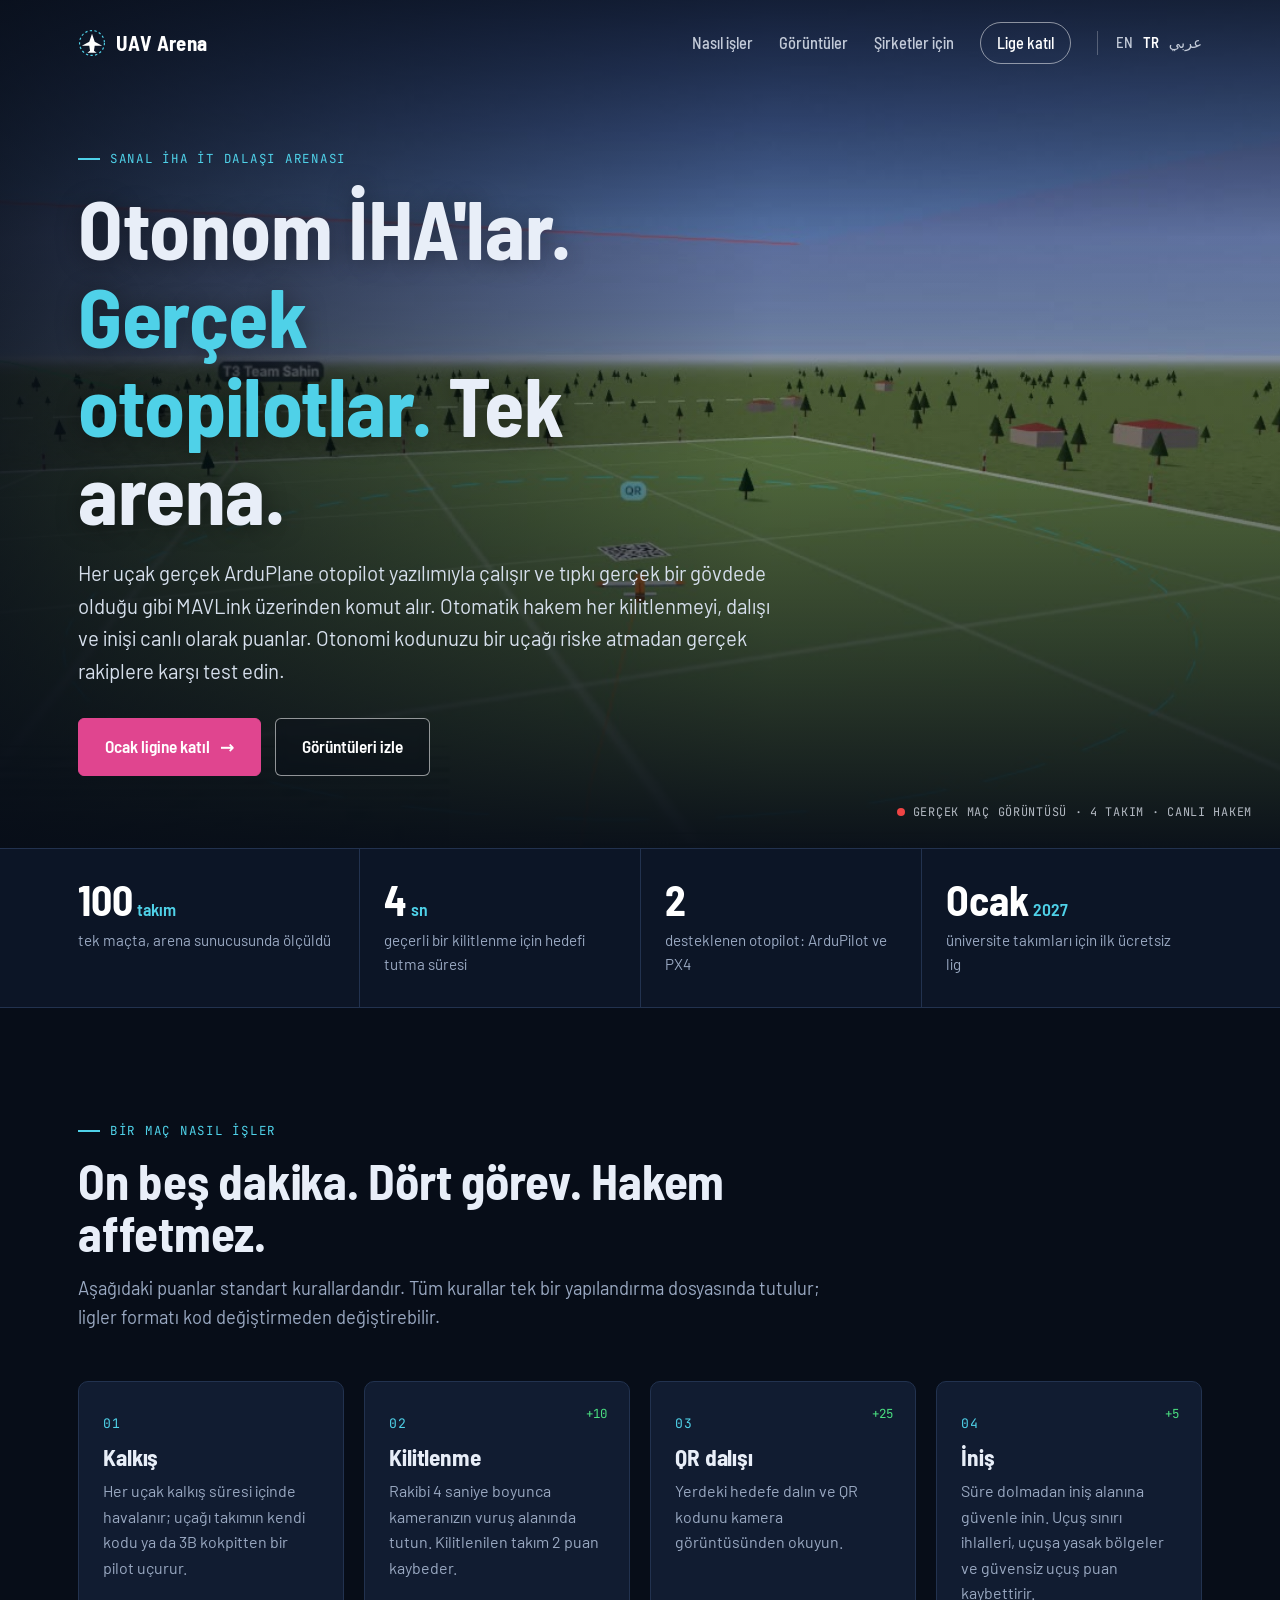
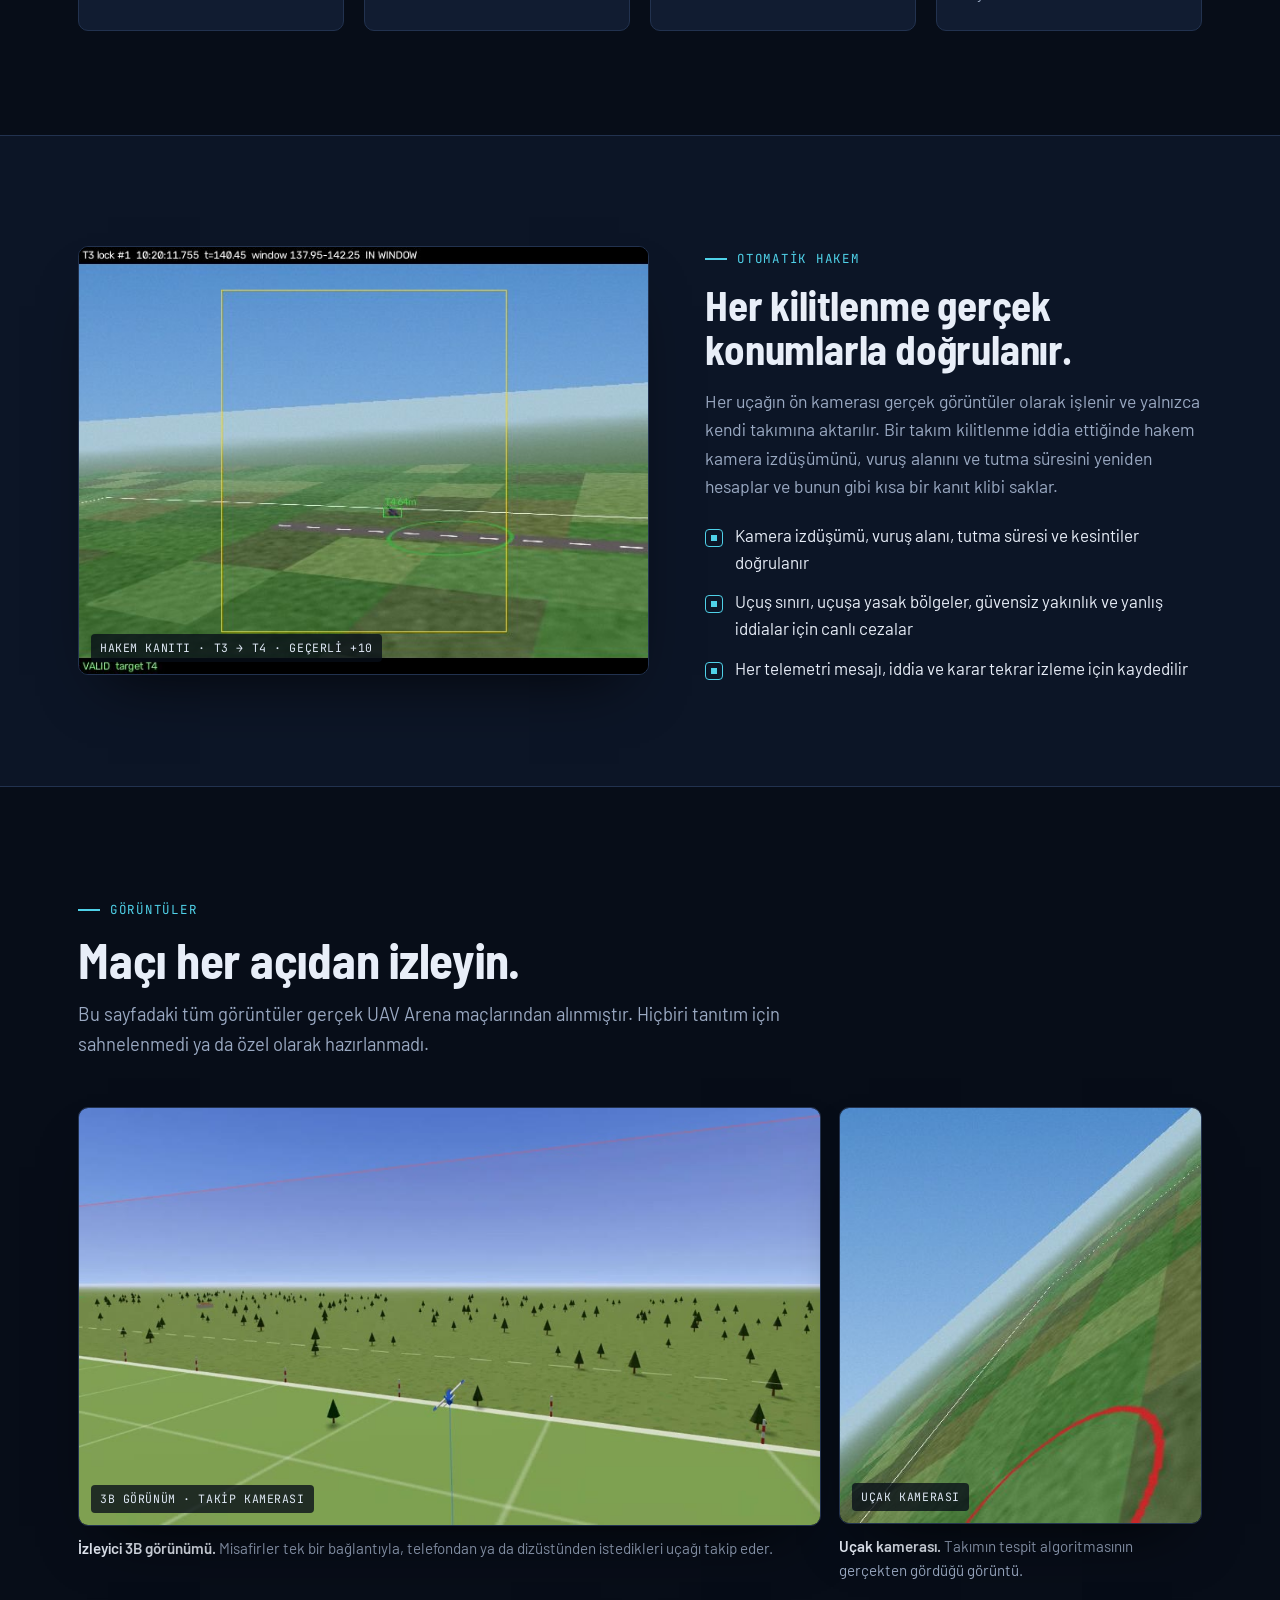
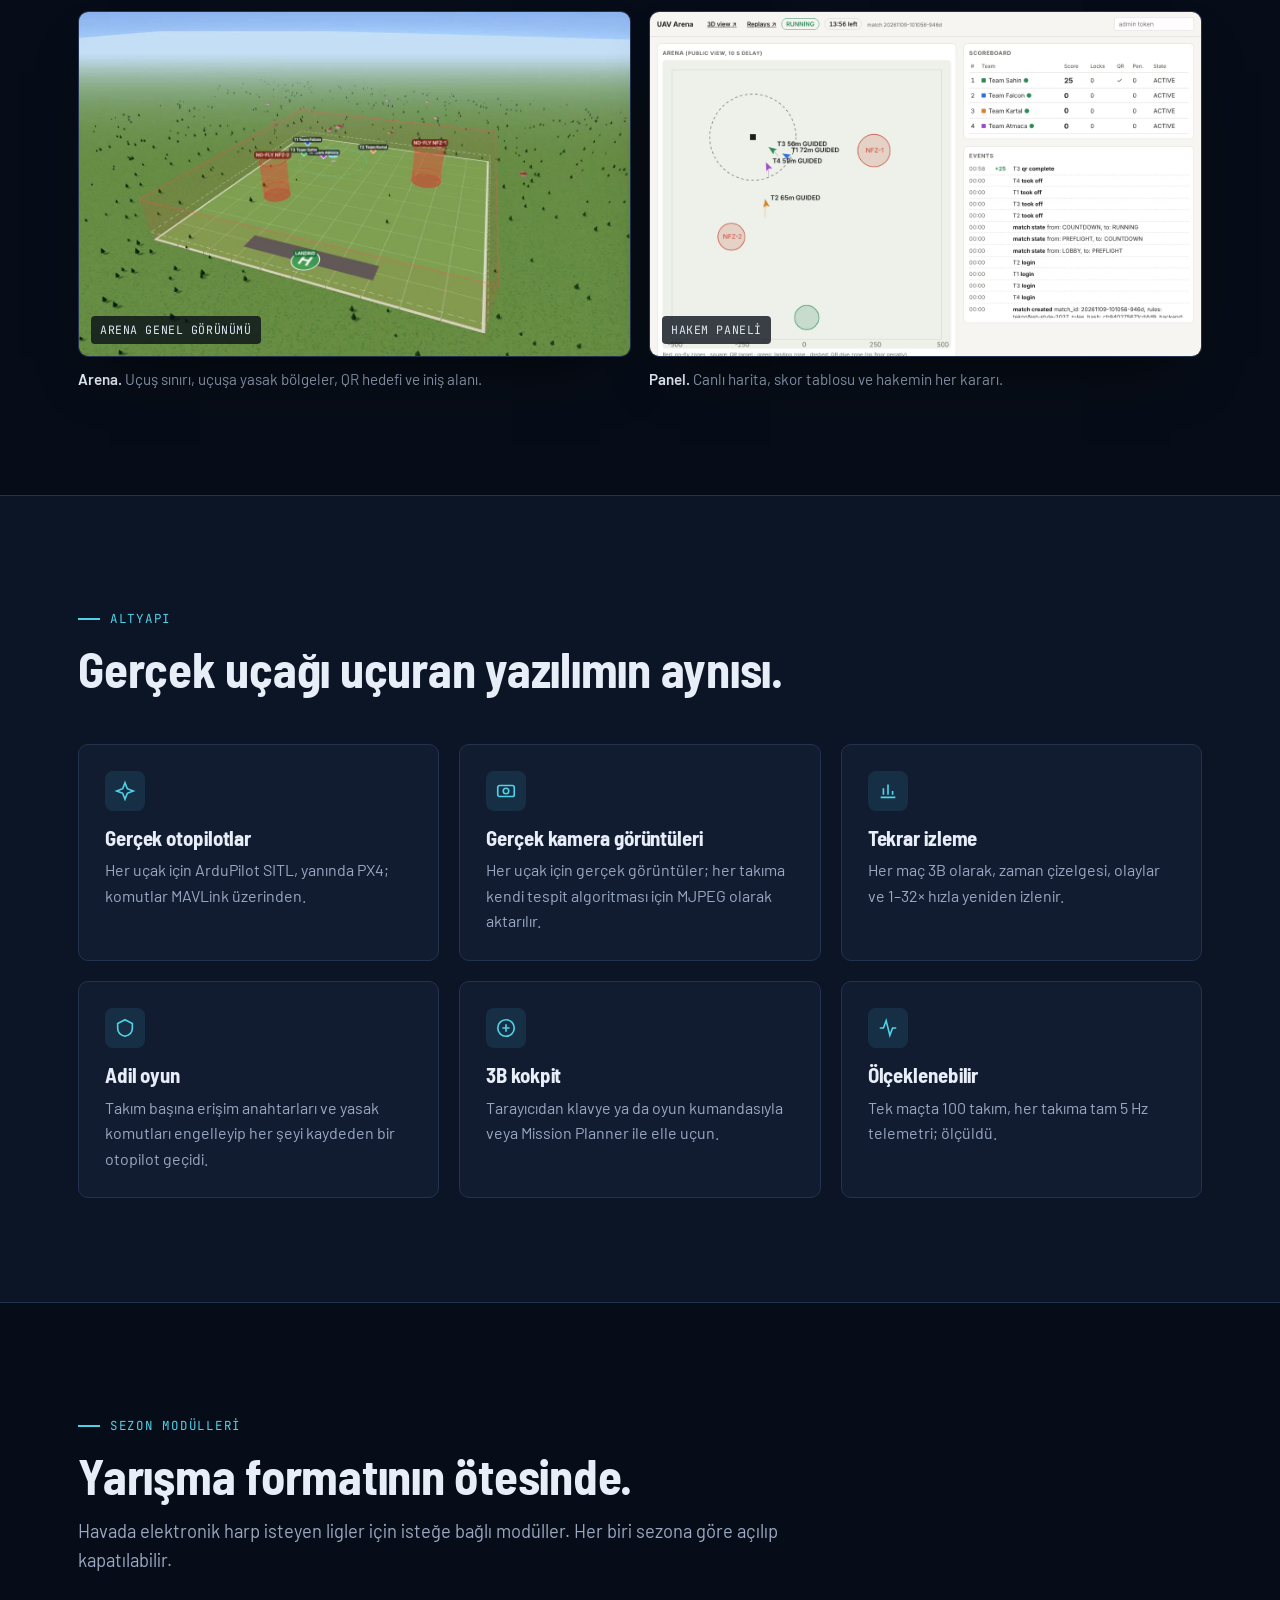
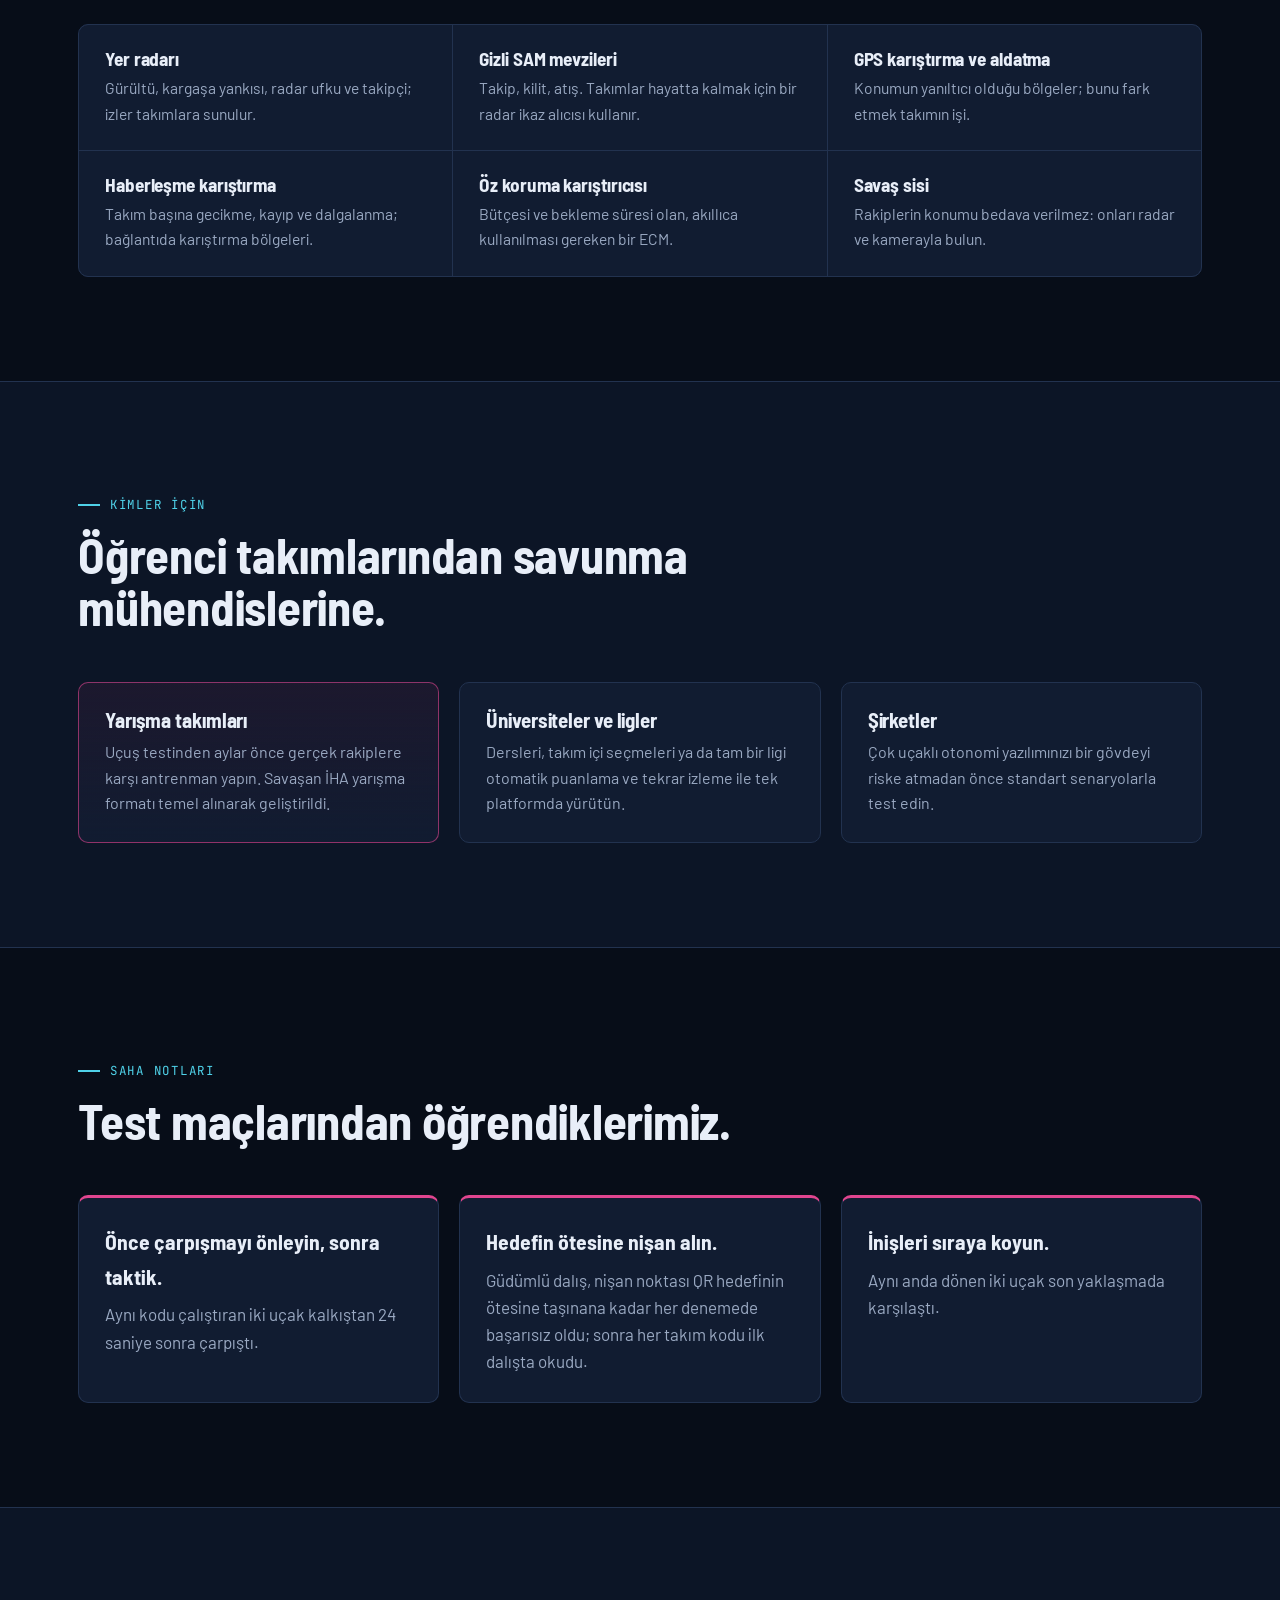
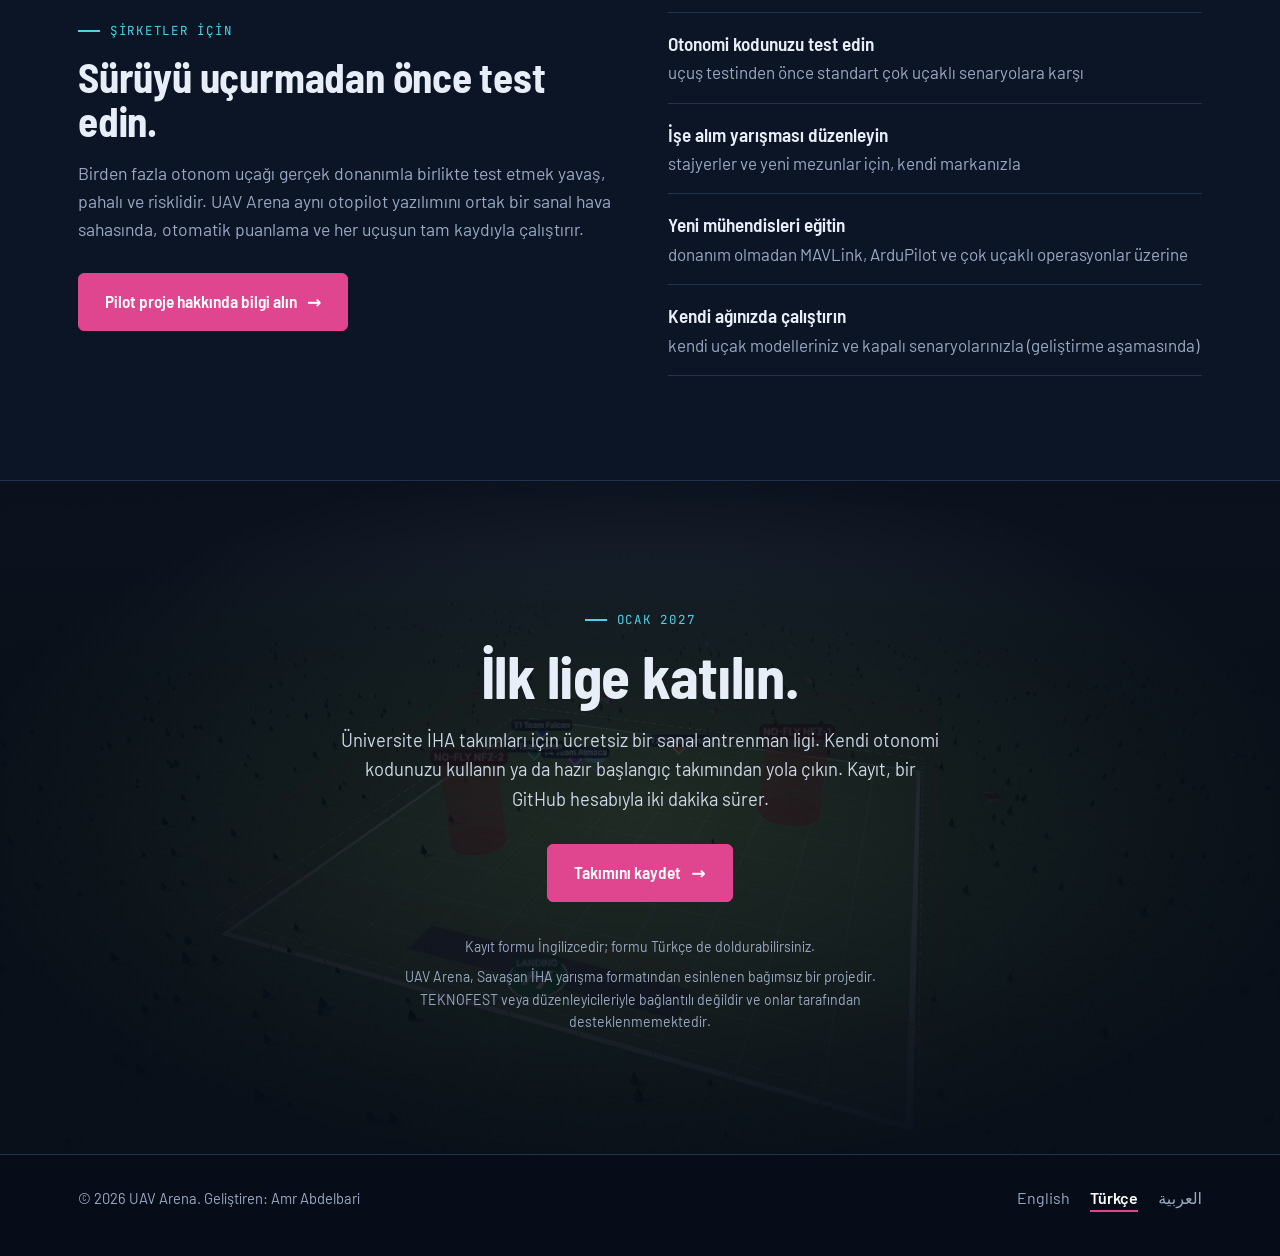
<file: tr/index.html>
<!doctype html>
<html lang="tr">
<head>
<meta charset="utf-8">
<meta name="viewport" content="width=device-width, initial-scale=1">
<title>UAV Arena — otonom İHA'lar gerçek otopilotlarla yarışıyor</title>
<meta name="description" content="UAV Arena, otonom sabit kanatlı İHA'ların gerçek ArduPilot otopilotlarıyla uçtuğu ve otomatik bir hakemin kilitlenmeleri, QR dalışını, uçuşa yasak bölgeleri ve inişi puanladığı sanal bir yarışma platformudur.">
<link rel="preconnect" href="https://fonts.googleapis.com">
<link rel="preconnect" href="https://fonts.gstatic.com" crossorigin>
<link href="https://fonts.googleapis.com/css2?family=Barlow:wght@400;500;600&family=Barlow+Semi+Condensed:wght@500;600;700&family=JetBrains+Mono:wght@400;500&display=swap" rel="stylesheet">
<link rel="stylesheet" href="../assets/v2.css">
<link rel="icon" href="../assets/favicon.svg" type="image/svg+xml">
<link rel="alternate" hreflang="en" href="https://uavarena.github.io/">
<link rel="alternate" hreflang="tr" href="https://uavarena.github.io/tr/">
<link rel="alternate" hreflang="ar" href="https://uavarena.github.io/ar/">
<link rel="alternate" hreflang="x-default" href="https://uavarena.github.io/">
<meta property="og:title" content="UAV Arena — otonom İHA'lar gerçek otopilotlarla yarışıyor">
<meta property="og:description" content="Otonom sabit kanatlı İHA'ların gerçek ArduPilot otopilotlarıyla uçtuğu, otomatik bir hakemin her kilitlenmeyi, dalışı ve inişi puanladığı sanal bir arena. Üniversite takımları için ücretsiz antrenman ligi Ocak 2027'de başlıyor.">
<meta property="og:image" content="https://uavarena.github.io/assets/media/hero-poster.jpg">
<meta property="og:type" content="website">
<meta property="og:locale" content="tr_TR">
<meta name="twitter:card" content="summary_large_image">
</head>
<body>

<header class="top">
  <div class="wrap">
    <a class="brand" href="./">
      <svg viewBox="-18 -18 36 36" aria-hidden="true"><circle r="16" fill="none" stroke="#4fd1e8" stroke-width="1.5" stroke-dasharray="3 3"/><path d="M0 -12 L3.5 -1.5 L13 3.5 L3.5 3.5 L2.5 10 L6 12.5 L-6 12.5 L-2.5 10 L-3.5 3.5 L-13 3.5 L-3.5 -1.5 Z" fill="#fff"/></svg>
      UAV Arena
    </a>
    <nav aria-label="Ana menü">
      <a class="hide-m" href="#match">Nasıl işler</a>
      <a class="hide-m" href="#footage">Görüntüler</a>
      <a class="hide-m" href="#companies">Şirketler için</a>
      <a class="cta" href="#join">Lige katıl</a>
      <span class="lang-mini"><a href="../" hreflang="en" lang="en">EN</a><span aria-current="page">TR</span><a href="../ar/" hreflang="ar" lang="ar">عربي</a></span>
    </nav>
  </div>
</header>

<main>
  <div class="hero">
    <img class="poster" src="../assets/media/hero-poster.jpg" alt="">
    <video autoplay muted loop playsinline preload="auto" poster="../assets/media/hero-poster.jpg" aria-hidden="true">
      <source src="../assets/media/hero.mp4" type="video/mp4">
    </video>
    <div class="wrap">
      <div class="eyebrow">Sanal İHA it dalaşı arenası</div>
      <h1>Otonom İHA'lar. <em>Gerçek otopilotlar.</em> Tek arena.</h1>
      <p class="lede">Her uçak gerçek ArduPlane otopilot yazılımıyla çalışır ve tıpkı gerçek bir gövdede olduğu gibi MAVLink üzerinden komut alır. Otomatik hakem her kilitlenmeyi, dalışı ve inişi canlı olarak puanlar. Otonomi kodunuzu bir uçağı riske atmadan gerçek rakiplere karşı test edin.</p>
      <div class="actions">
        <a class="btn primary" href="#join">Ocak ligine katıl <span class="arrow">→</span></a>
        <a class="btn" href="#footage">Görüntüleri izle</a>
      </div>
    </div>
    <div class="footage-tag"><span class="dot"></span>GERÇEK MAÇ GÖRÜNTÜSÜ · 4 TAKIM · CANLI HAKEM</div>
  </div>

  <div class="stats">
    <div class="wrap">
      <div class="stat"><b>100<small>takım</small></b><span>tek maçta, arena sunucusunda ölçüldü</span></div>
      <div class="stat"><b>4<small>sn</small></b><span>geçerli bir kilitlenme için hedefi tutma süresi</span></div>
      <div class="stat"><b>2</b><span>desteklenen otopilot: ArduPilot ve PX4</span></div>
      <div class="stat"><b>Ocak<small>2027</small></b><span>üniversite takımları için ilk ücretsiz lig</span></div>
    </div>
  </div>

  <section id="match">
    <div class="wrap">
      <div class="head reveal">
        <div class="eyebrow">Bir maç nasıl işler</div>
        <h2>On beş dakika. Dört görev. Hakem affetmez.</h2>
        <p>Aşağıdaki puanlar standart kurallardandır. Tüm kurallar tek bir yapılandırma dosyasında tutulur; ligler formatı kod değiştirmeden değiştirebilir.</p>
      </div>
      <div class="steps">
        <div class="step reveal"><h3>Kalkış</h3><p>Her uçak kalkış süresi içinde havalanır; uçağı takımın kendi kodu ya da 3B kokpitten bir pilot uçurur.</p></div>
        <div class="step reveal"><span class="pts">+10</span><h3>Kilitlenme</h3><p>Rakibi 4 saniye boyunca kameranızın vuruş alanında tutun. Kilitlenilen takım 2 puan kaybeder.</p></div>
        <div class="step reveal"><span class="pts">+25</span><h3>QR dalışı</h3><p>Yerdeki hedefe dalın ve QR kodunu kamera görüntüsünden okuyun.</p></div>
        <div class="step reveal"><span class="pts">+5</span><h3>İniş</h3><p>Süre dolmadan iniş alanına güvenle inin. Uçuş sınırı ihlalleri, uçuşa yasak bölgeler ve güvensiz uçuş puan kaybettirir.</p></div>
      </div>
    </div>
  </section>

  <section class="alt" id="referee">
    <div class="wrap feature">
      <div class="media reveal">
        <video autoplay muted loop playsinline preload="metadata" poster="../assets/media/lockon-poster.jpg" aria-label="Kilitlenme kanıt klibi: Team Sahin, Team Atmaca'yı sarı vuruş alanında tutuyor; hakem geçerli sayıyor">
          <source src="../assets/media/lockon.mp4" type="video/mp4">
        </video>
        <span class="cap">HAKEM KANITI · T3 → T4 · GEÇERLİ +10</span>
      </div>
      <div class="reveal">
        <div class="eyebrow">Otomatik hakem</div>
        <h2>Her kilitlenme gerçek konumlarla doğrulanır.</h2>
        <p>Her uçağın ön kamerası gerçek görüntüler olarak işlenir ve yalnızca kendi takımına aktarılır. Bir takım kilitlenme iddia ettiğinde hakem kamera izdüşümünü, vuruş alanını ve tutma süresini yeniden hesaplar ve bunun gibi kısa bir kanıt klibi saklar.</p>
        <ul class="checks">
          <li>Kamera izdüşümü, vuruş alanı, tutma süresi ve kesintiler doğrulanır</li>
          <li>Uçuş sınırı, uçuşa yasak bölgeler, güvensiz yakınlık ve yanlış iddialar için canlı cezalar</li>
          <li>Her telemetri mesajı, iddia ve karar tekrar izleme için kaydedilir</li>
        </ul>
      </div>
    </div>
  </section>

  <section id="footage">
    <div class="wrap">
      <div class="head reveal">
        <div class="eyebrow">Görüntüler</div>
        <h2>Maçı her açıdan izleyin.</h2>
        <p>Bu sayfadaki tüm görüntüler gerçek UAV Arena maçlarından alınmıştır. Hiçbiri tanıtım için sahnelenmedi ya da özel olarak hazırlanmadı.</p>
      </div>
      <div class="gallery">
        <figure class="wide reveal">
          <div class="media"><video autoplay muted loop playsinline preload="metadata" poster="../assets/media/chase-poster.jpg"><source src="../assets/media/chase.mp4" type="video/mp4"></video><span class="cap">3B GÖRÜNÜM · TAKİP KAMERASI</span></div>
          <figcaption><b>İzleyici 3B görünümü.</b> Misafirler tek bir bağlantıyla, telefondan ya da dizüstünden istedikleri uçağı takip eder.</figcaption>
        </figure>
        <figure class="narrow reveal">
          <div class="media"><img src="../assets/media/onboard-camera.jpg" alt="Bir uçağın uçak kamerası görüntüsü: gökyüzü, ufuk ve yerde QR dalış bölgesinin kırmızı halkası" loading="lazy"><span class="cap">UÇAK KAMERASI</span></div>
          <figcaption><b>Uçak kamerası.</b> Takımın tespit algoritmasının gerçekten gördüğü görüntü.</figcaption>
        </figure>
        <figure class="reveal">
          <div class="media"><img src="../assets/media/arena-overview.jpg" alt="Arenanın 3B genel görünümü: uçuş sınırı, iki kırmızı uçuşa yasak bölge silindiri, pist ve dört uçak" loading="lazy"><span class="cap">ARENA GENEL GÖRÜNÜMÜ</span></div>
          <figcaption><b>Arena.</b> Uçuş sınırı, uçuşa yasak bölgeler, QR hedefi ve iniş alanı.</figcaption>
        </figure>
        <figure class="reveal">
          <div class="media"><img src="../assets/media/dashboard.jpg" alt="Web paneli: dört uçaklı arena haritası, skor tablosu ve olay kaydı" loading="lazy"><span class="cap">HAKEM PANELİ</span></div>
          <figcaption><b>Panel.</b> Canlı harita, skor tablosu ve hakemin her kararı.</figcaption>
        </figure>
      </div>
    </div>
  </section>

  <section class="alt">
    <div class="wrap">
      <div class="head reveal">
        <div class="eyebrow">Altyapı</div>
        <h2>Gerçek uçağı uçuran yazılımın aynısı.</h2>
      </div>
      <div class="grid3">
        <div class="card reveal"><div class="ico"><svg viewBox="0 0 24 24" fill="none" stroke="currentColor" stroke-width="1.8"><path d="M12 3l2.5 6.5L21 12l-6.5 2.5L12 21l-2.5-6.5L3 12l6.5-2.5z"/></svg></div><h3>Gerçek otopilotlar</h3><p>Her uçak için ArduPilot SITL, yanında PX4; komutlar MAVLink üzerinden.</p></div>
        <div class="card reveal"><div class="ico"><svg viewBox="0 0 24 24" fill="none" stroke="currentColor" stroke-width="1.8"><rect x="3" y="6" width="18" height="12" rx="2"/><circle cx="12" cy="12" r="3"/></svg></div><h3>Gerçek kamera görüntüleri</h3><p>Her uçak için gerçek görüntüler; her takıma kendi tespit algoritması için MJPEG olarak aktarılır.</p></div>
        <div class="card reveal"><div class="ico"><svg viewBox="0 0 24 24" fill="none" stroke="currentColor" stroke-width="1.8"><path d="M4 19h16M7 16V9m5 7V5m5 11v-4"/></svg></div><h3>Tekrar izleme</h3><p>Her maç 3B olarak, zaman çizelgesi, olaylar ve 1–32× hızla yeniden izlenir.</p></div>
        <div class="card reveal"><div class="ico"><svg viewBox="0 0 24 24" fill="none" stroke="currentColor" stroke-width="1.8"><path d="M12 3l8 4v5c0 5-3.5 8-8 9-4.5-1-8-4-8-9V7z"/></svg></div><h3>Adil oyun</h3><p>Takım başına erişim anahtarları ve yasak komutları engelleyip her şeyi kaydeden bir otopilot geçidi.</p></div>
        <div class="card reveal"><div class="ico"><svg viewBox="0 0 24 24" fill="none" stroke="currentColor" stroke-width="1.8"><circle cx="12" cy="12" r="9"/><path d="M8 12h8M12 8v8"/></svg></div><h3>3B kokpit</h3><p>Tarayıcıdan klavye ya da oyun kumandasıyla veya Mission Planner ile elle uçun.</p></div>
        <div class="card reveal"><div class="ico"><svg viewBox="0 0 24 24" fill="none" stroke="currentColor" stroke-width="1.8"><path d="M3 12h4l3-8 4 16 3-8h4"/></svg></div><h3>Ölçeklenebilir</h3><p>Tek maçta 100 takım, her takıma tam 5 Hz telemetri; ölçüldü.</p></div>
      </div>
    </div>
  </section>

  <section id="modules">
    <div class="wrap">
      <div class="head reveal">
        <div class="eyebrow">Sezon modülleri</div>
        <h2>Yarışma formatının ötesinde.</h2>
        <p>Havada elektronik harp isteyen ligler için isteğe bağlı modüller. Her biri sezona göre açılıp kapatılabilir.</p>
      </div>
      <div class="modules reveal">
        <div><h3>Yer radarı</h3><p>Gürültü, kargaşa yankısı, radar ufku ve takipçi; izler takımlara sunulur.</p></div>
        <div><h3>Gizli SAM mevzileri</h3><p>Takip, kilit, atış. Takımlar hayatta kalmak için bir radar ikaz alıcısı kullanır.</p></div>
        <div><h3>GPS karıştırma ve aldatma</h3><p>Konumun yanıltıcı olduğu bölgeler; bunu fark etmek takımın işi.</p></div>
        <div><h3>Haberleşme karıştırma</h3><p>Takım başına gecikme, kayıp ve dalgalanma; bağlantıda karıştırma bölgeleri.</p></div>
        <div><h3>Öz koruma karıştırıcısı</h3><p>Bütçesi ve bekleme süresi olan, akıllıca kullanılması gereken bir ECM.</p></div>
        <div><h3>Savaş sisi</h3><p>Rakiplerin konumu bedava verilmez: onları radar ve kamerayla bulun.</p></div>
      </div>
    </div>
  </section>

  <section class="alt" id="uses">
    <div class="wrap">
      <div class="head reveal">
        <div class="eyebrow">Kimler için</div>
        <h2>Öğrenci takımlarından savunma mühendislerine.</h2>
      </div>
      <div class="grid3">
        <div class="card hl reveal"><h3>Yarışma takımları</h3><p>Uçuş testinden aylar önce gerçek rakiplere karşı antrenman yapın. Savaşan İHA yarışma formatı temel alınarak geliştirildi.</p></div>
        <div class="card reveal"><h3>Üniversiteler ve ligler</h3><p>Dersleri, takım içi seçmeleri ya da tam bir ligi otomatik puanlama ve tekrar izleme ile tek platformda yürütün.</p></div>
        <div class="card reveal"><h3>Şirketler</h3><p>Çok uçaklı otonomi yazılımınızı bir gövdeyi riske atmadan önce standart senaryolarla test edin.</p></div>
      </div>
    </div>
  </section>

  <section id="lessons">
    <div class="wrap">
      <div class="head reveal">
        <div class="eyebrow">Saha notları</div>
        <h2>Test maçlarından öğrendiklerimiz.</h2>
      </div>
      <div class="lessons">
        <blockquote class="reveal"><strong>Önce çarpışmayı önleyin, sonra taktik.</strong><p>Aynı kodu çalıştıran iki uçak kalkıştan 24 saniye sonra çarpıştı.</p></blockquote>
        <blockquote class="reveal"><strong>Hedefin ötesine nişan alın.</strong><p>Güdümlü dalış, nişan noktası QR hedefinin ötesine taşınana kadar her denemede başarısız oldu; sonra her takım kodu ilk dalışta okudu.</p></blockquote>
        <blockquote class="reveal"><strong>İnişleri sıraya koyun.</strong><p>Aynı anda dönen iki uçak son yaklaşmada karşılaştı.</p></blockquote>
      </div>
    </div>
  </section>

  <section class="alt" id="companies">
    <div class="wrap company">
      <div class="reveal">
        <div class="eyebrow">Şirketler için</div>
        <h2 style="font-size:clamp(1.9rem,3.2vw,2.7rem)">Sürüyü uçurmadan önce test edin.</h2>
        <p style="color:var(--muted);font-size:1.1rem;margin-top:16px">Birden fazla otonom uçağı gerçek donanımla birlikte test etmek yavaş, pahalı ve risklidir. UAV Arena aynı otopilot yazılımını ortak bir sanal hava sahasında, otomatik puanlama ve her uçuşun tam kaydıyla çalıştırır.</p>
        <div class="actions"><a class="btn primary" href="https://github.com/uavarena/uavarena.github.io/issues/new?template=company-inquiry.yml">Pilot proje hakkında bilgi alın <span class="arrow">→</span></a></div>
      </div>
      <ul class="reveal">
        <li><strong>Otonomi kodunuzu test edin</strong>uçuş testinden önce standart çok uçaklı senaryolara karşı</li>
        <li><strong>İşe alım yarışması düzenleyin</strong>stajyerler ve yeni mezunlar için, kendi markanızla</li>
        <li><strong>Yeni mühendisleri eğitin</strong>donanım olmadan MAVLink, ArduPilot ve çok uçaklı operasyonlar üzerine</li>
        <li><strong>Kendi ağınızda çalıştırın</strong>kendi uçak modelleriniz ve kapalı senaryolarınızla (geliştirme aşamasında)</li>
      </ul>
    </div>
  </section>

  <section class="join" id="join">
    <img src="../assets/media/arena-overview.jpg" alt="" loading="lazy">
    <div class="wrap reveal">
      <div class="eyebrow">Ocak 2027</div>
      <h2>İlk lige katılın.</h2>
      <p>Üniversite İHA takımları için ücretsiz bir sanal antrenman ligi. Kendi otonomi kodunuzu kullanın ya da hazır başlangıç takımından yola çıkın. Kayıt, bir GitHub hesabıyla iki dakika sürer.</p>
      <div class="actions"><a class="btn primary" href="https://github.com/uavarena/uavarena.github.io/issues/new?template=register-team.yml">Takımını kaydet <span class="arrow">→</span></a></div>
      <p class="note">Kayıt formu İngilizcedir; formu Türkçe de doldurabilirsiniz.</p>
      <p class="note" style="margin-top:8px">UAV Arena, Savaşan İHA yarışma formatından esinlenen bağımsız bir projedir. TEKNOFEST veya düzenleyicileriyle bağlantılı değildir ve onlar tarafından desteklenmemektedir.</p>
    </div>
  </section>
</main>

<footer><div class="wrap"><span>© 2026 UAV Arena. Geliştiren: Amr Abdelbari</span><nav class="langs" aria-label="Dil"><a href="../" hreflang="en" lang="en" dir="ltr">English</a><span lang="tr" dir="ltr" aria-current="page">Türkçe</span><a href="../ar/" hreflang="ar" lang="ar" dir="rtl">العربية</a></nav></div></footer>

<script>
  const io = new IntersectionObserver(es => es.forEach(e => { if (e.isIntersecting) { e.target.classList.add('in'); io.unobserve(e.target); } }), { rootMargin: '0px 0px -8% 0px' });
  document.querySelectorAll('.reveal').forEach(el => io.observe(el));
</script>
</body>
</html>
</file>
<file: assets/v2.css>
/* UAV Arena v2: a dark flight-ops look built around real footage from the arena.
   Night-sky navy, HUD cyan for data, magenta for boundaries and calls to action. */
:root {
  --bg: #070d18;
  --bg-2: #0c1526;
  --panel: #111c31;
  --panel-2: #16233c;
  --line: #22324f;
  --text: #e8eef8;
  --muted: #9aa9c2;
  --cyan: #4fd1e8;
  --magenta: #e0458f;
  --green: #4ade80;
  --amber: #f5b942;
  --radius: 10px;
  --wrap: 1180px;
  --display: "Barlow Semi Condensed", "Barlow", system-ui, sans-serif;
  --body: "Barlow", system-ui, sans-serif;
  --mono: "JetBrains Mono", ui-monospace, monospace;
}

* { box-sizing: border-box; }
html { background: var(--bg); color: var(--text); scroll-behavior: smooth; }
body { margin: 0; font-family: var(--body); font-size: 1.0625rem; line-height: 1.6; -webkit-font-smoothing: antialiased; }
img, video { display: block; max-width: 100%; }
a { color: var(--cyan); text-underline-offset: 3px; }
a:hover { color: #fff; }
:focus-visible { outline: 3px solid var(--magenta); outline-offset: 3px; border-radius: 3px; }
h1, h2, h3 { font-family: var(--display); line-height: 1.08; margin: 0; letter-spacing: -0.005em; }
p { margin: 0 0 1em; }

.wrap { max-width: var(--wrap); margin: 0 auto; padding: 0 28px; }
.eyebrow { font-family: var(--mono); font-size: 0.78rem; letter-spacing: 0.14em; text-transform: uppercase; color: var(--cyan); margin-bottom: 14px; display: inline-flex; align-items: center; gap: 10px; }
.eyebrow::before { content: ""; width: 22px; height: 2px; background: currentColor; }

/* ---------- top bar ---------- */
.top { position: absolute; inset: 0 0 auto 0; z-index: 10; }
.top .wrap { display: flex; align-items: center; justify-content: space-between; padding-top: 22px; padding-bottom: 22px; gap: 24px; }
.brand { white-space: nowrap; display: inline-flex; align-items: center; gap: 10px; color: #fff; text-decoration: none; font-family: var(--display); font-weight: 700; font-size: 1.3rem; letter-spacing: 0.02em; }
.brand svg { width: 28px; height: 28px; }
.top nav { display: flex; align-items: center; gap: 26px; font-family: var(--display); font-size: 1.02rem; }
.top nav a { color: rgba(232, 238, 248, 0.82); text-decoration: none; font-weight: 500; }
.top nav a:hover { color: #fff; }
.top nav .cta { white-space: nowrap; color: #fff; border: 1.5px solid rgba(255,255,255,0.5); padding: 7px 16px; border-radius: 999px; }
.top nav .cta:hover { border-color: var(--magenta); background: var(--magenta); }
.lang-mini { display: inline-flex; gap: 10px; padding-left: 18px; border-left: 1px solid rgba(255,255,255,0.25); }
.lang-mini a, .lang-mini span { font-size: 0.92rem; }
.lang-mini [aria-current] { color: #fff; font-weight: 600; }

/* ---------- hero ---------- */
.hero { position: relative; min-height: min(92vh, 860px); display: flex; align-items: flex-end; overflow: hidden; isolation: isolate; }
.hero video, .hero .poster { position: absolute; inset: 0; width: 100%; height: 100%; object-fit: cover; z-index: -2; }
.hero::after { content: ""; position: absolute; inset: 0; z-index: -1;
  background:
    linear-gradient(180deg, rgba(7,13,24,0.78) 0%, rgba(7,13,24,0.15) 28%, rgba(7,13,24,0.25) 55%, rgba(7,13,24,0.96) 100%),
    linear-gradient(90deg, rgba(7,13,24,0.85) 0%, rgba(7,13,24,0.2) 60%); }
.hero .wrap { padding-bottom: 72px; padding-top: 140px; width: 100%; }
.hero h1 { font-size: clamp(2.8rem, 6.4vw, 5.4rem); font-weight: 700; max-width: 14ch; text-shadow: 0 2px 24px rgba(0,0,0,0.4); }
.hero h1 em { font-style: normal; color: var(--cyan); }
.hero .lede { font-size: clamp(1.1rem, 1.6vw, 1.3rem); max-width: 58ch; color: #d6dfec; margin-top: 20px; }
.actions { display: flex; flex-wrap: wrap; gap: 14px; margin-top: 30px; }
.btn { display: inline-flex; align-items: center; gap: 10px; padding: 14px 26px; border-radius: 6px; font-family: var(--display); font-weight: 600; font-size: 1.08rem; text-decoration: none; border: 1.5px solid rgba(255,255,255,0.55); color: #fff; background: rgba(7,13,24,0.35); backdrop-filter: blur(6px); }
.btn:hover { border-color: #fff; color: #fff; background: rgba(255,255,255,0.08); }
.btn.primary { background: var(--magenta); border-color: var(--magenta); }
.btn.primary:hover { background: #c83479; border-color: #c83479; }
.btn .arrow { transition: transform .2s; }
.btn:hover .arrow { transform: translateX(3px); }
.footage-tag { position: absolute; right: 28px; bottom: 26px; font-family: var(--mono); font-size: 0.74rem; color: rgba(232,238,248,0.75); display: flex; align-items: center; gap: 8px; letter-spacing: 0.06em; }
.footage-tag .dot { width: 8px; height: 8px; border-radius: 50%; background: #ef4444; box-shadow: 0 0 0 0 rgba(239,68,68,.6); animation: rec 1.6s infinite; }
@keyframes rec { 70% { box-shadow: 0 0 0 8px rgba(239,68,68,0); } 100% { box-shadow: 0 0 0 0 rgba(239,68,68,0); } }

/* ---------- stats band ---------- */
.stats { border-top: 1px solid var(--line); border-bottom: 1px solid var(--line); background: var(--bg-2); }
.stats .wrap { display: grid; grid-template-columns: repeat(4, 1fr); }
.stat { padding: 30px 24px; border-left: 1px solid var(--line); }
.stat:first-child { border-left: 0; padding-left: 0; }
.stat b { display: block; font-family: var(--display); font-size: 2.6rem; font-weight: 700; line-height: 1; color: #fff; }
.stat b small { font-size: 1.1rem; color: var(--cyan); margin-left: 4px; font-weight: 600; }
.stat span { display: block; color: var(--muted); font-size: 0.95rem; margin-top: 8px; }

/* ---------- sections ---------- */
section { padding: 104px 0; }
section.alt { background: var(--bg-2); border-top: 1px solid var(--line); border-bottom: 1px solid var(--line); }
.head { max-width: 760px; margin-bottom: 48px; }
.head h2 { font-size: clamp(2rem, 3.8vw, 3.1rem); font-weight: 700; }
.head p { color: var(--muted); font-size: 1.15rem; margin-top: 14px; }

/* match steps */
.steps { display: grid; grid-template-columns: repeat(4, 1fr); gap: 20px; counter-reset: s; }
.step { background: var(--panel); border: 1px solid var(--line); border-radius: var(--radius); padding: 26px 24px 24px; position: relative; counter-increment: s; }
.step::before { content: "0" counter(s); font-family: var(--mono); font-size: 0.82rem; color: var(--cyan); letter-spacing: 0.1em; }
.step h3 { font-size: 1.45rem; margin: 10px 0 8px; }
.step p { color: var(--muted); margin: 0; font-size: 1rem; }
.step .pts { position: absolute; top: 22px; right: 22px; font-family: var(--mono); font-size: 0.78rem; color: var(--green); }
.step .pts.neg { color: var(--magenta); }

/* feature with media */
.feature { display: grid; grid-template-columns: 1.15fr 1fr; gap: 56px; align-items: center; }
.feature.flip { grid-template-columns: 1fr 1.15fr; }
.feature.flip .media { order: 2; }
.feature h2 { font-size: clamp(1.9rem, 3.2vw, 2.7rem); font-weight: 700; margin-bottom: 16px; }
.feature p { color: var(--muted); font-size: 1.1rem; }
.media { position: relative; border-radius: var(--radius); overflow: hidden; border: 1px solid var(--line); background: #000; box-shadow: 0 30px 60px -30px rgba(0,0,0,0.8); }
.media video, .media img { width: 100%; height: auto; }
.media .cap { position: absolute; left: 12px; bottom: 12px; font-family: var(--mono); font-size: 0.72rem; letter-spacing: 0.05em; background: rgba(7,13,24,0.78); color: #dfe8f5; padding: 5px 9px; border-radius: 4px; }
.checks { list-style: none; padding: 0; margin: 22px 0 0; display: grid; gap: 12px; }
.checks li { padding-left: 30px; position: relative; color: var(--text); }
.checks li::before { content: ""; position: absolute; left: 0; top: 7px; width: 16px; height: 16px; border-radius: 4px; border: 1.5px solid var(--cyan); background: linear-gradient(var(--cyan), var(--cyan)) center/6px 6px no-repeat; }

/* gallery */
.gallery { display: grid; grid-template-columns: repeat(6, 1fr); gap: 28px 18px; align-items: start; }
.gallery figure { margin: 0; grid-column: span 3; }
.gallery figure.wide { grid-column: span 4; }
.gallery figure.narrow { grid-column: span 2; }
.gallery .media img, .gallery .media video { aspect-ratio: 16 / 10; object-fit: cover; }
.gallery figure.wide .media video { aspect-ratio: 16 / 9; }
.gallery figure.narrow .media img { aspect-ratio: 8 / 9.2; }
.gallery figcaption { color: var(--muted); font-size: 0.95rem; margin-top: 10px; }
.gallery figcaption b { color: var(--text); font-weight: 600; }

/* specs grid */
.grid3 { display: grid; grid-template-columns: repeat(3, 1fr); gap: 20px; }
.card { background: var(--panel); border: 1px solid var(--line); border-radius: var(--radius); padding: 26px; }
.card h3 { font-size: 1.3rem; margin-bottom: 8px; }
.card p { color: var(--muted); margin: 0; font-size: 1rem; }
.card .ico { width: 40px; height: 40px; border-radius: 8px; display: grid; place-items: center; background: rgba(79, 209, 232, 0.1); color: var(--cyan); margin-bottom: 16px; }
.card .ico svg { width: 22px; height: 22px; }
.card.hl { border-color: rgba(224, 69, 143, 0.6); background: linear-gradient(180deg, rgba(224,69,143,0.08), var(--panel)); }
.tag { display: inline-block; font-family: var(--mono); font-size: 0.7rem; letter-spacing: 0.08em; text-transform: uppercase; padding: 3px 8px; border-radius: 4px; background: rgba(74, 222, 128, 0.12); color: var(--green); margin-bottom: 12px; }
.tag.soon { background: rgba(245, 185, 66, 0.12); color: var(--amber); }

/* modules */
.modules { display: grid; grid-template-columns: repeat(3, 1fr); gap: 1px; background: var(--line); border: 1px solid var(--line); border-radius: var(--radius); overflow: hidden; }
.modules div { background: var(--panel); padding: 24px 26px; }
.modules h3 { font-size: 1.2rem; margin-bottom: 6px; }
.modules p { color: var(--muted); margin: 0; font-size: 0.98rem; }

/* lessons */
.lessons { display: grid; grid-template-columns: repeat(3, 1fr); gap: 20px; }
.lessons blockquote { margin: 0; padding: 26px; border-radius: var(--radius); background: var(--panel); border: 1px solid var(--line); border-top: 3px solid var(--magenta); }
.lessons strong { display: block; font-family: var(--display); font-size: 1.35rem; margin-bottom: 8px; }
.lessons blockquote p { color: var(--muted); margin: 0; }

/* companies */
.company { display: grid; grid-template-columns: 1fr 1fr; gap: 56px; align-items: start; }
.company ul { list-style: none; padding: 0; margin: 0; border-top: 1px solid var(--line); }
.company li { padding: 16px 0; border-bottom: 1px solid var(--line); color: var(--muted); }
.company li strong { color: var(--text); display: block; font-family: var(--display); font-size: 1.2rem; font-weight: 600; }

/* join */
.join { position: relative; overflow: hidden; isolation: isolate; text-align: center; padding: 120px 0; }
.join img { position: absolute; inset: 0; width: 100%; height: 100%; object-fit: cover; z-index: -2; opacity: 0.45; }
.join::after { content: ""; position: absolute; inset: 0; z-index: -1; background: radial-gradient(ellipse at center, rgba(7,13,24,0.55), rgba(7,13,24,0.95) 75%); }
.join h2 { font-size: clamp(2.2rem, 4.6vw, 3.8rem); font-weight: 700; }
.join p { color: #cfd8e6; max-width: 60ch; margin: 18px auto 0; font-size: 1.15rem; }
.join .actions { justify-content: center; }
.join .note { color: var(--muted); font-size: 0.88rem; margin-top: 34px; }

/* footer */
footer { border-top: 1px solid var(--line); padding: 30px 0 44px; color: var(--muted); font-size: 0.92rem; }
footer .wrap { display: flex; flex-wrap: wrap; justify-content: space-between; align-items: center; gap: 14px 24px; }
footer .langs { display: flex; gap: 20px; font-size: 1rem; }
footer .langs a { color: var(--muted); text-decoration: none; }
footer .langs a:hover { color: #fff; }
footer .langs [aria-current] { color: #fff; font-weight: 600; border-bottom: 2px solid var(--magenta); }

/* ---------- reveal on scroll ---------- */
@media (prefers-reduced-motion: no-preference) {
  .reveal { opacity: 0; transform: translateY(18px); transition: opacity .7s ease, transform .7s ease; }
  .reveal.in { opacity: 1; transform: none; }
}

/* ---------- responsive ---------- */
@media (max-width: 980px) {
  .top nav .hide-m { display: none; }
  .stats .wrap { grid-template-columns: repeat(2, 1fr); }
  .stat:nth-child(3) { border-left: 0; padding-left: 0; }
  .stat { border-top: 1px solid var(--line); }
  .stat:nth-child(-n+2) { border-top: 0; }
  .steps { grid-template-columns: repeat(2, 1fr); }
  .feature, .feature.flip, .company { grid-template-columns: 1fr; gap: 32px; }
  .feature.flip .media { order: 0; }
  .grid3, .modules, .lessons { grid-template-columns: 1fr 1fr; }
  .gallery figure, .gallery figure.wide, .gallery figure.narrow { grid-column: span 6; }
  section { padding: 76px 0; }
}
@media (max-width: 620px) {
  .wrap { padding: 0 20px; }
  .top nav > a { display: none; }
  .top nav { gap: 0; }
  .lang-mini { padding-left: 0; border-left: 0; gap: 14px; }
  .gallery figure.narrow .media img { aspect-ratio: 16 / 10; }
  .hero { min-height: 88vh; }
  .hero .wrap { padding-bottom: 64px; }
  .footage-tag { right: 20px; bottom: 18px; }
  .steps, .grid3, .modules, .lessons { grid-template-columns: 1fr; }
  .stat b { font-size: 2.1rem; }
}

/* ---------- right-to-left (Arabic) ---------- */
:lang(ar) body, :lang(ar) h1, :lang(ar) h2, :lang(ar) h3, :lang(ar) .btn, :lang(ar) .top nav,
:lang(ar) .lessons strong, :lang(ar) .company li strong, :lang(ar) .brand {
  font-family: "IBM Plex Sans Arabic", "Barlow", system-ui, sans-serif;
}
:lang(ar) h1, :lang(ar) h2, :lang(ar) h3 { line-height: 1.3; letter-spacing: 0; }
[lang="ar"] { font-family: "IBM Plex Sans Arabic", "Barlow", system-ui, sans-serif; }
[dir="rtl"] .eyebrow::before { order: 2; }
[dir="rtl"] .lang-mini { padding-left: 0; padding-right: 18px; border-left: 0; border-right: 1px solid rgba(255,255,255,0.25); }
[dir="rtl"] .hero::after { background:
    linear-gradient(180deg, rgba(7,13,24,0.78) 0%, rgba(7,13,24,0.15) 28%, rgba(7,13,24,0.25) 55%, rgba(7,13,24,0.96) 100%),
    linear-gradient(270deg, rgba(7,13,24,0.85) 0%, rgba(7,13,24,0.2) 60%); }
[dir="rtl"] .footage-tag { right: auto; left: 28px; }
[dir="rtl"] .stat { border-left: 0; border-right: 1px solid var(--line); }
[dir="rtl"] .stat:first-child { border-right: 0; padding-left: 24px; padding-right: 0; }
[dir="rtl"] .step .pts { right: auto; left: 22px; }
[dir="rtl"] .checks li { padding-left: 0; padding-right: 30px; }
[dir="rtl"] .checks li::before { left: auto; right: 0; }
[dir="rtl"] .media .cap { left: auto; right: 12px; }
[dir="rtl"] .btn .arrow { transform: scaleX(-1); }
@media (max-width: 980px) {
  [dir="rtl"] .stat:nth-child(3) { border-right: 0; padding-right: 0; }
}
@media (max-width: 620px) {
  [dir="rtl"] .lang-mini { padding-right: 0; border-right: 0; }
}
:lang(ar) .eyebrow, :lang(ar) .footage-tag, :lang(ar) .media .cap:not([dir="ltr"]) {
  font-family: "IBM Plex Sans Arabic", sans-serif; letter-spacing: 0; text-transform: none; font-size: 0.9rem;
}
[dir="rtl"] .stat b small { margin-left: 0; margin-right: 6px; }
</file>
